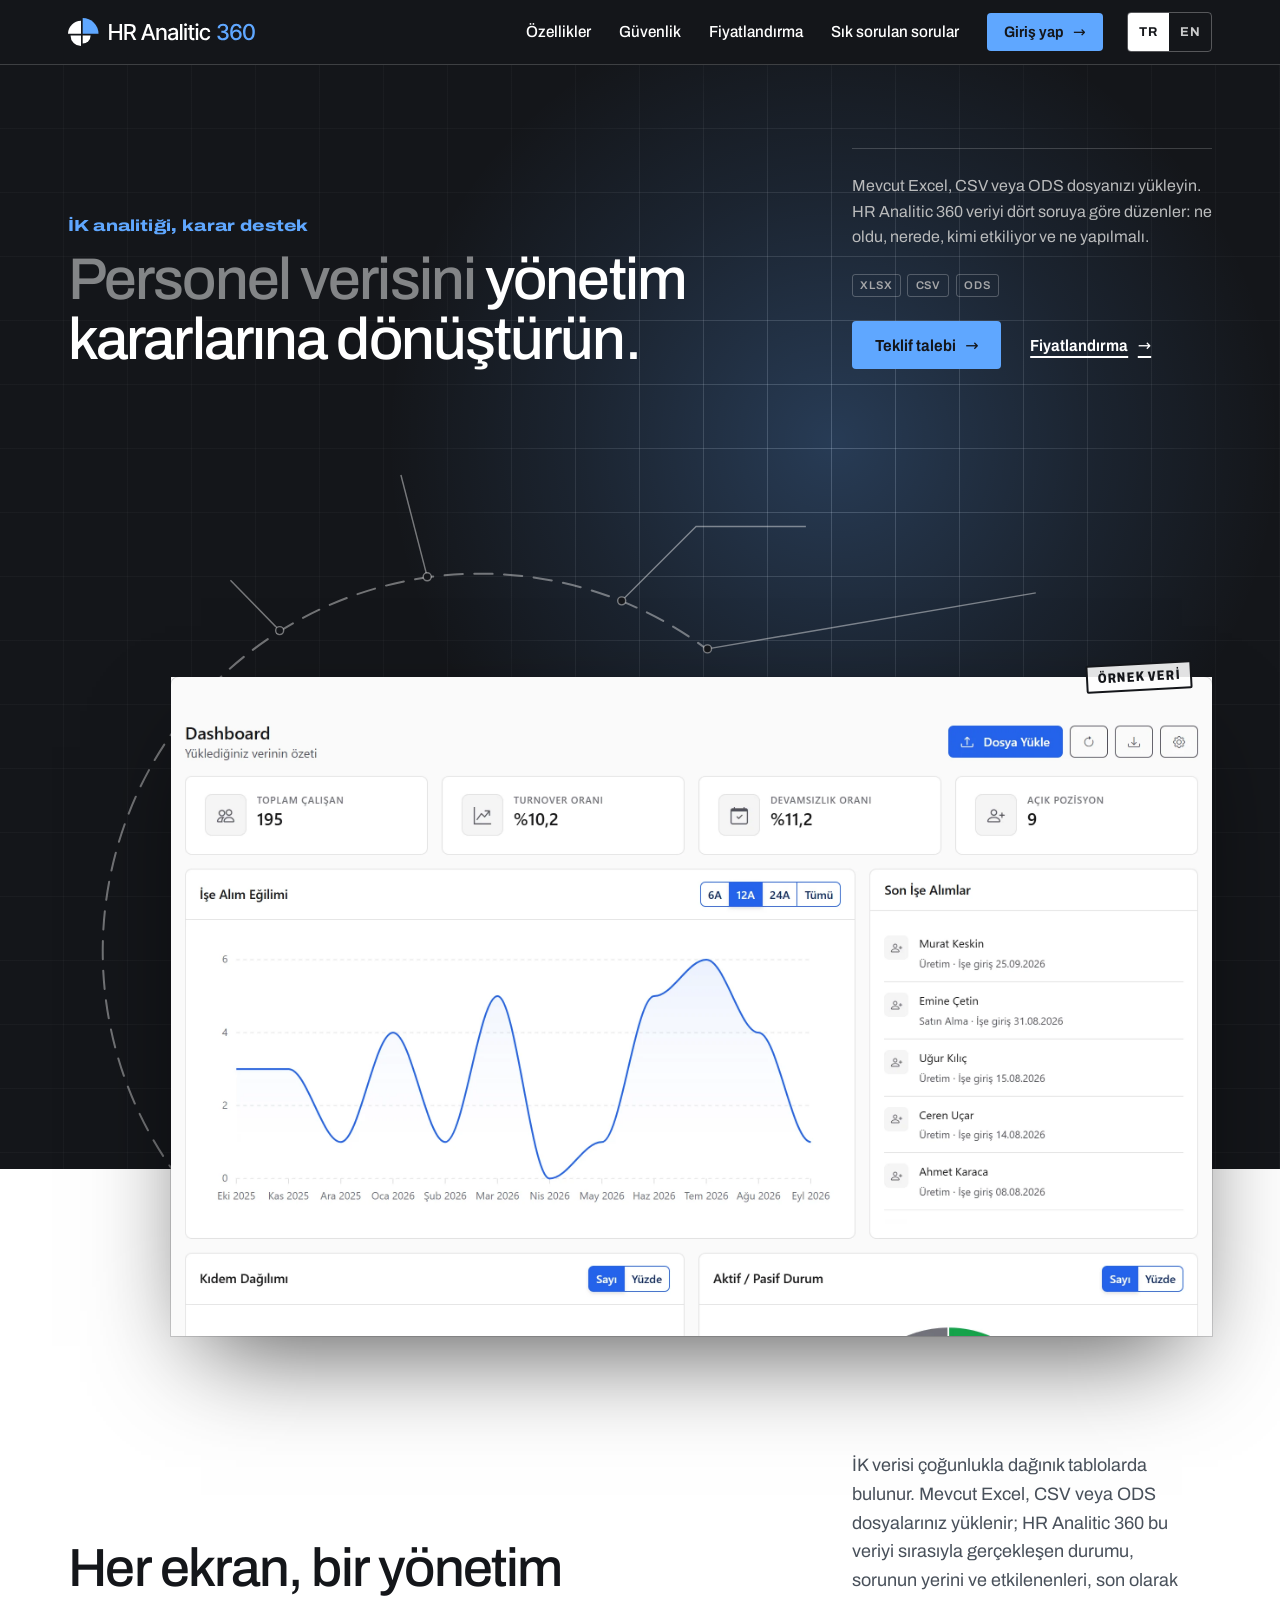
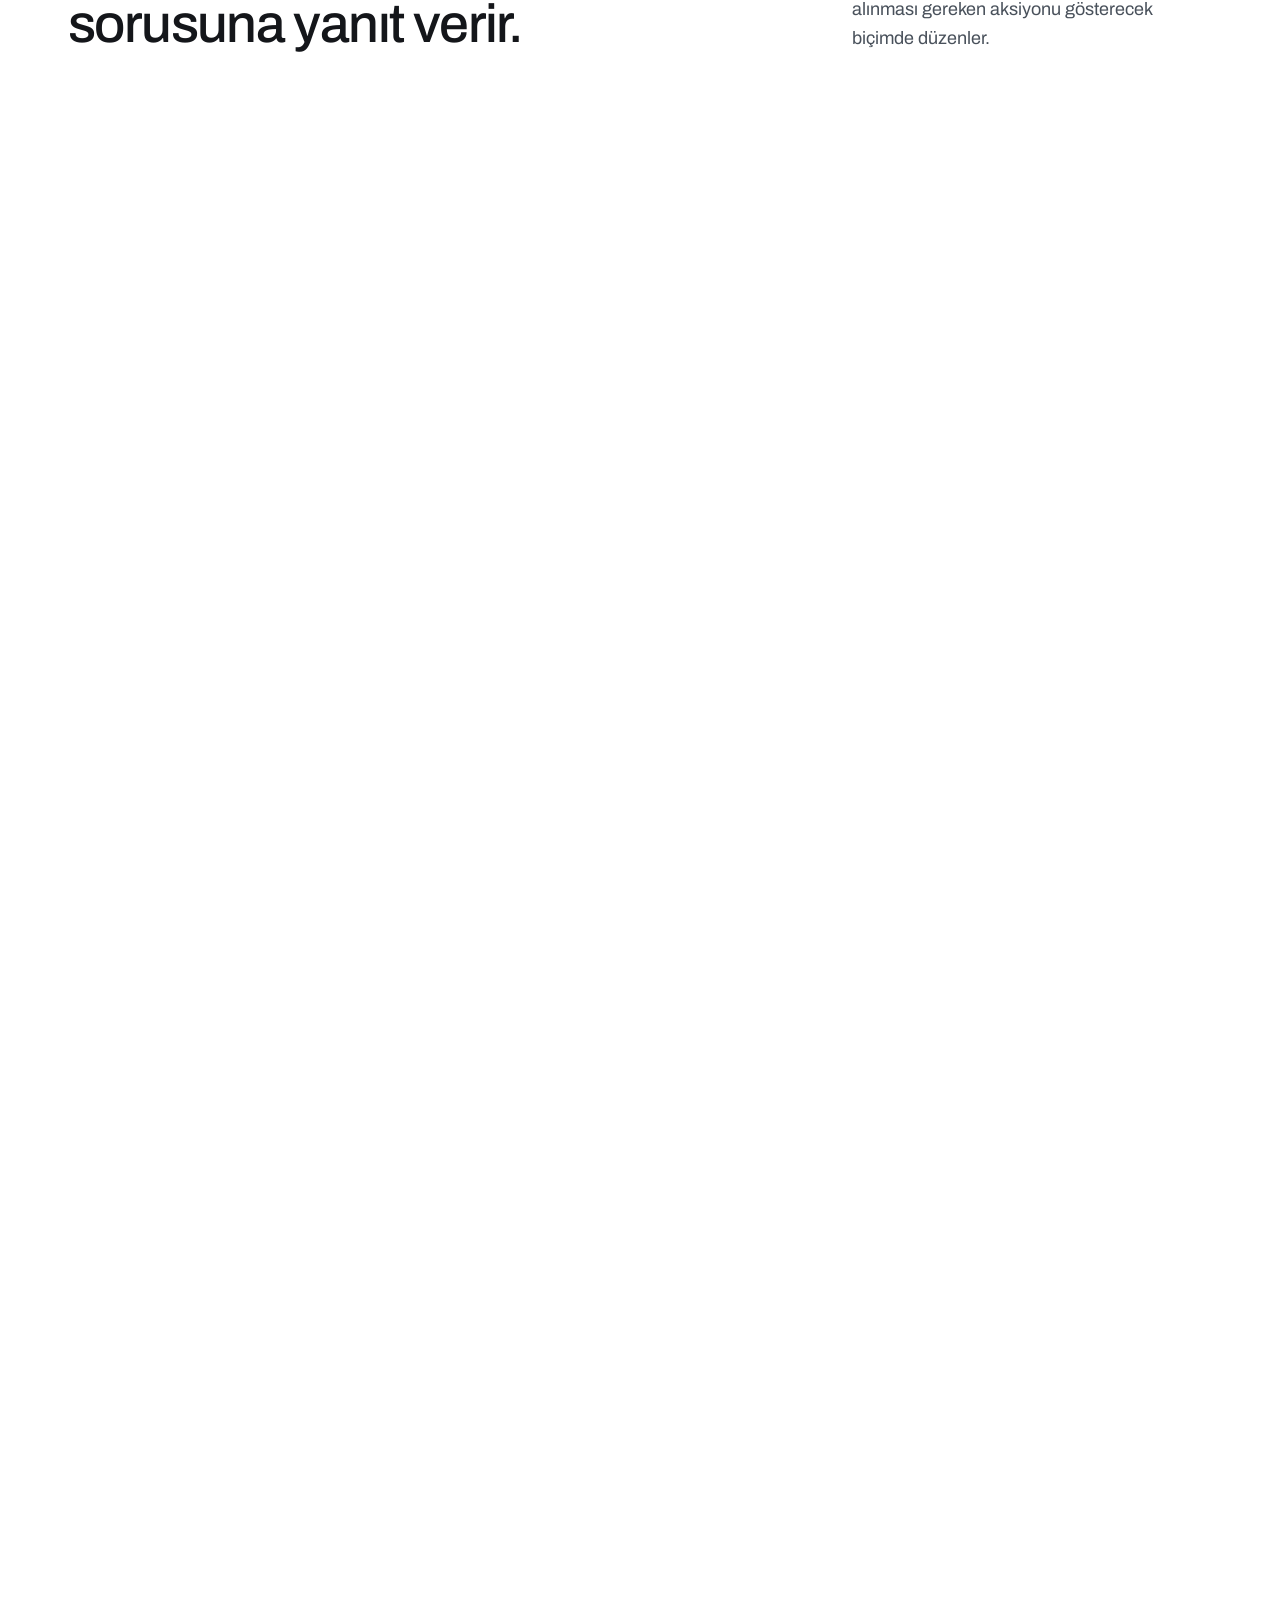
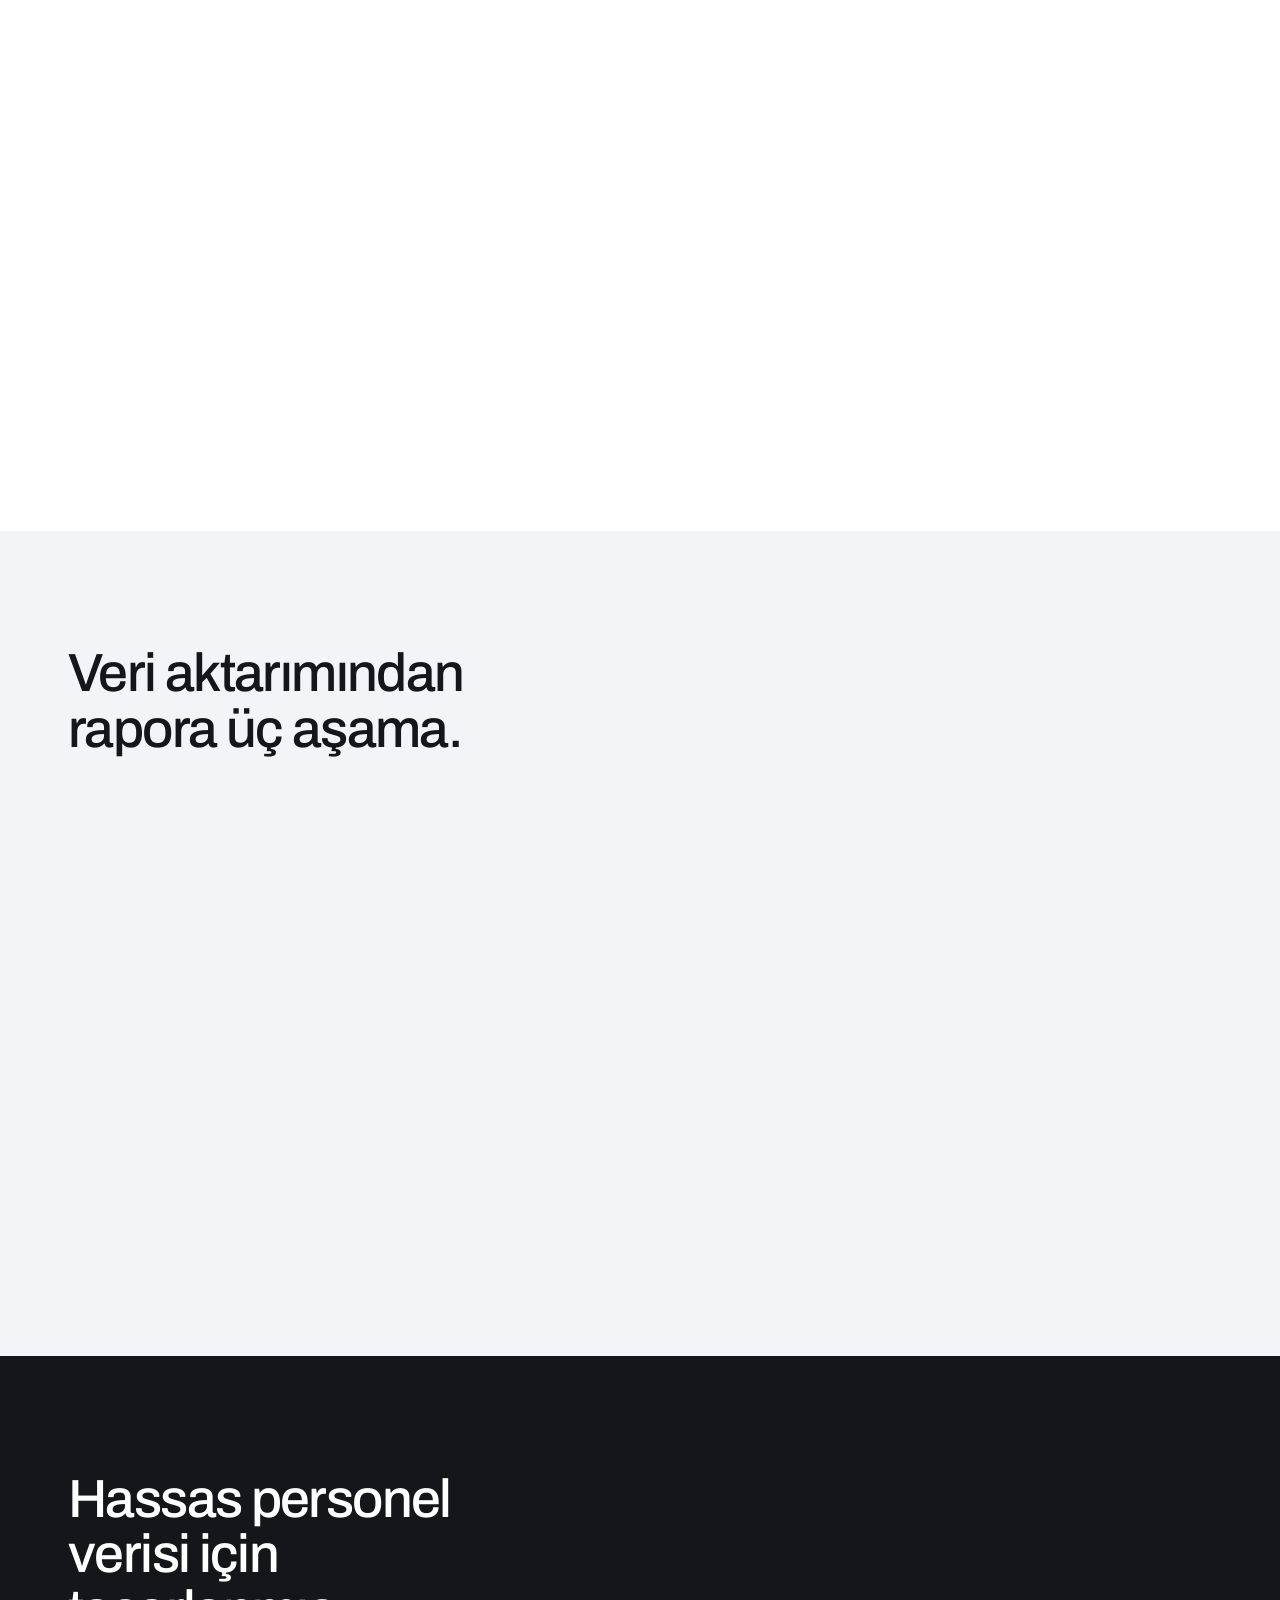
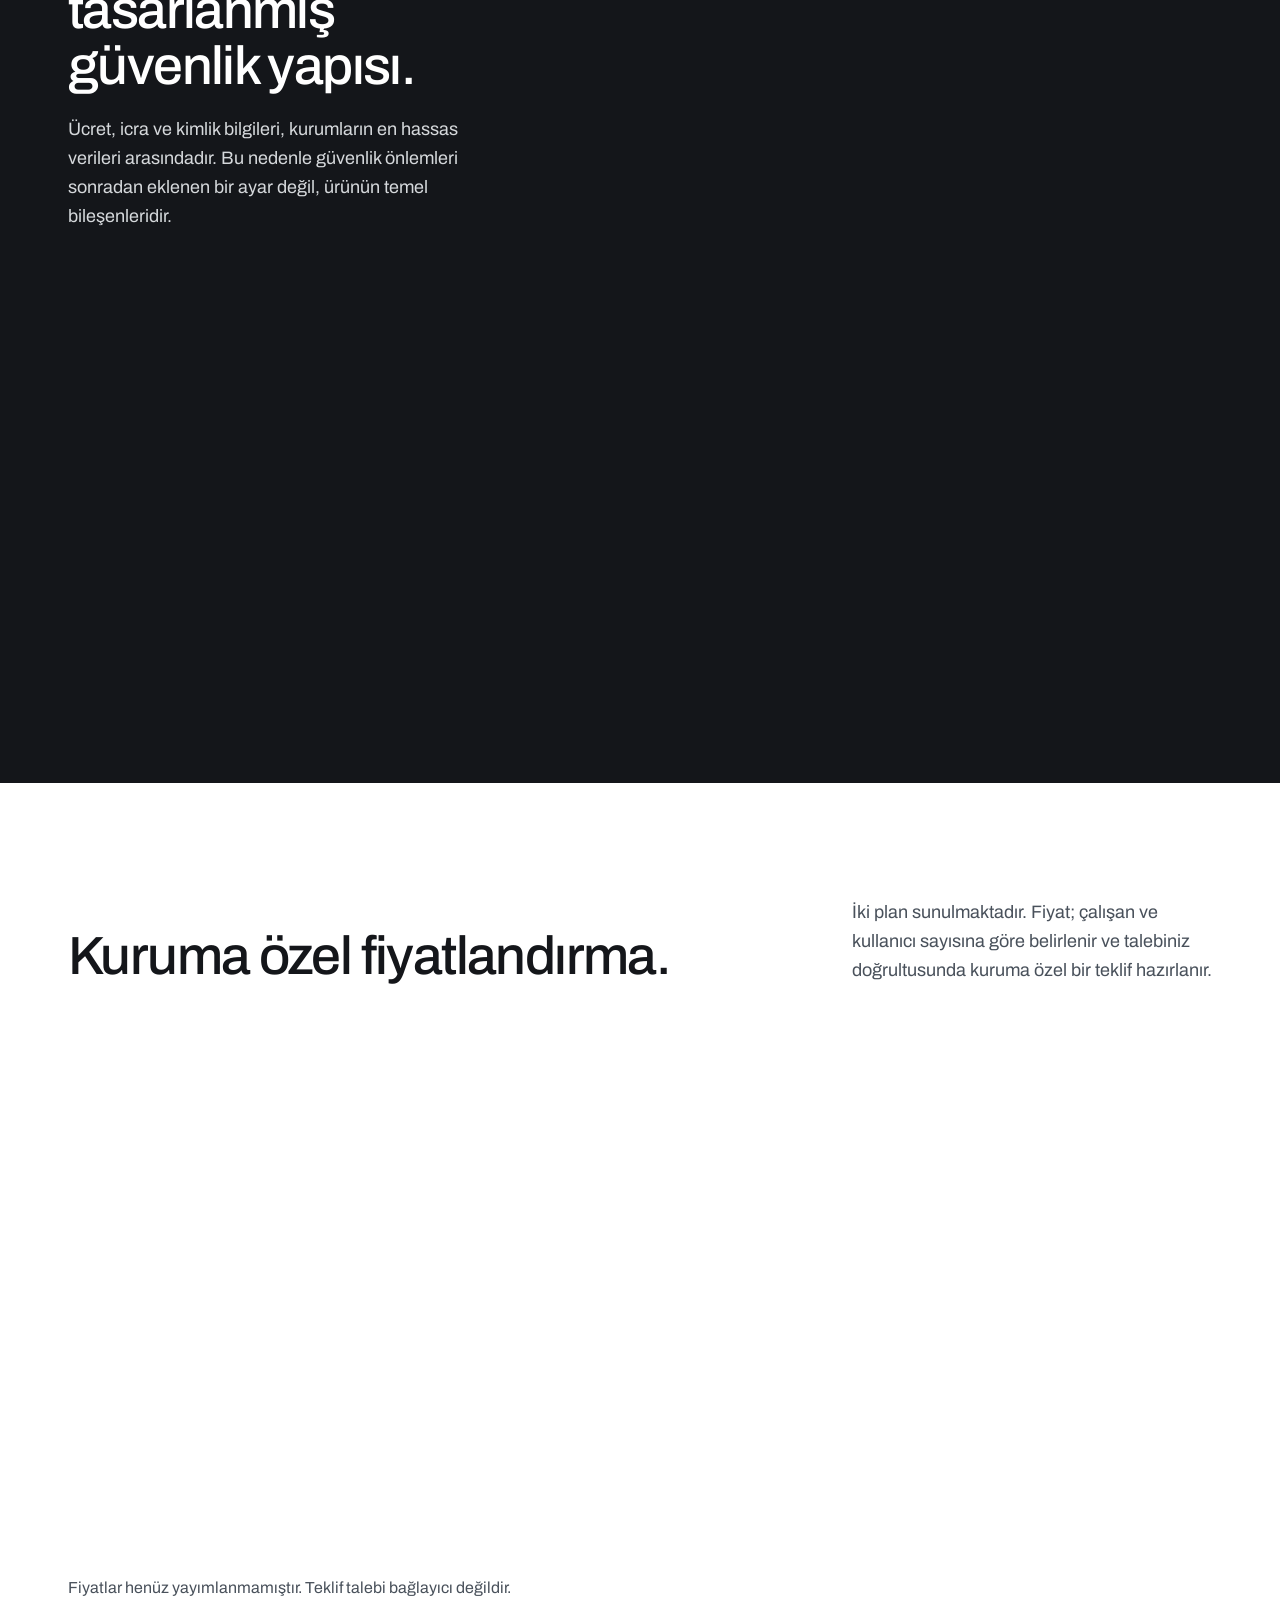
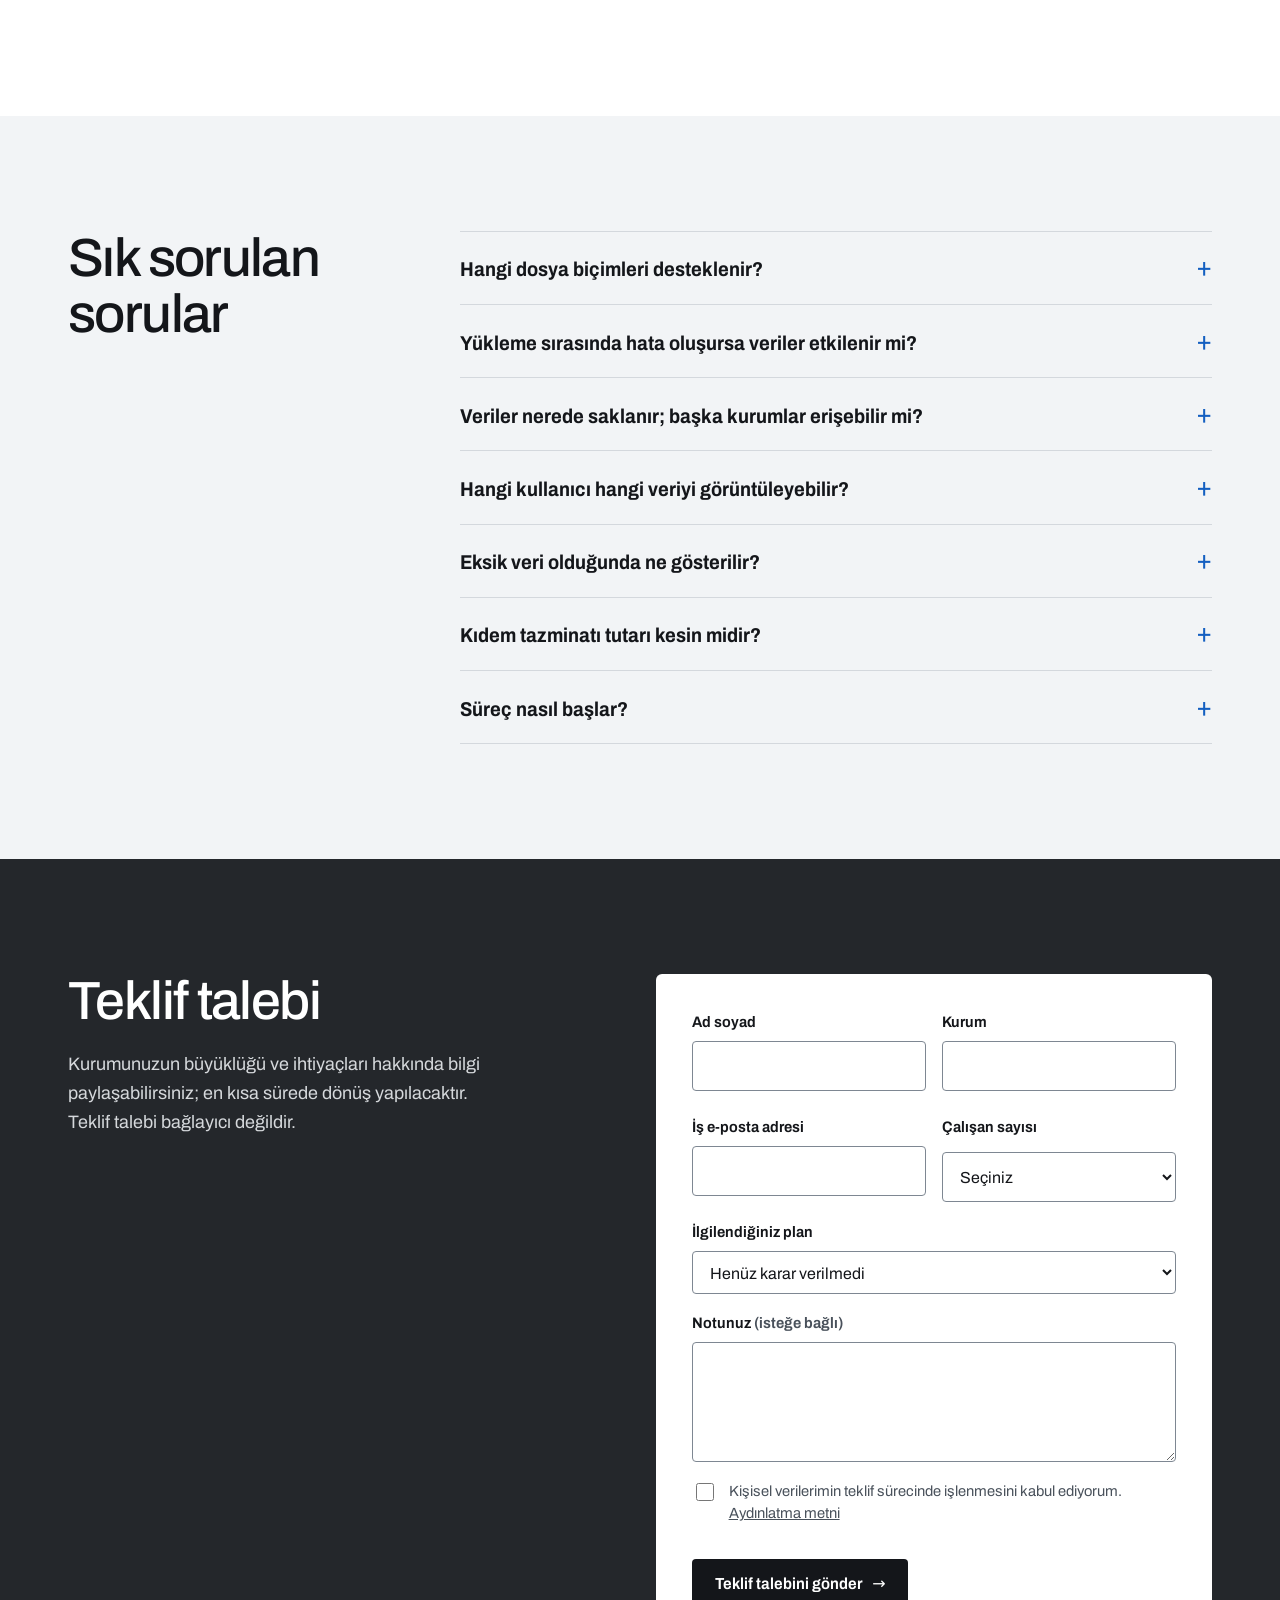
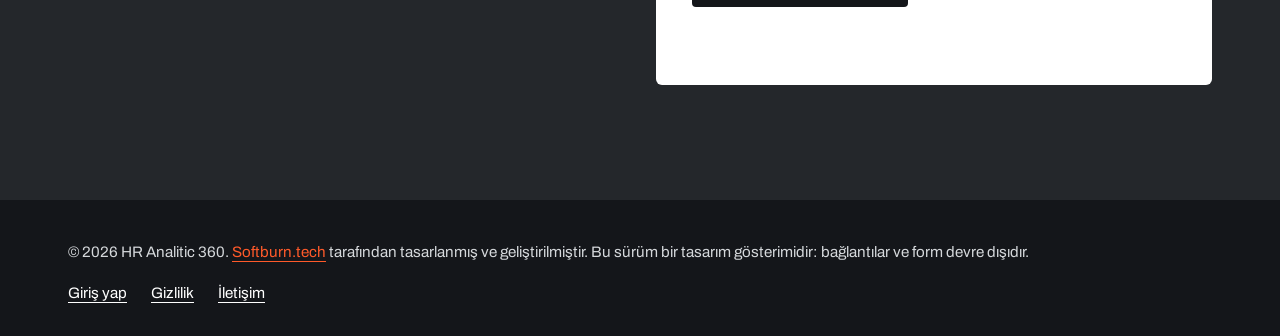
<file: index.html>
<!doctype html>
<html lang="tr">
<head>
<meta charset="utf-8">
<meta name="viewport" content="width=device-width, initial-scale=1">
<meta http-equiv="Content-Security-Policy" content="default-src 'none'; img-src 'self'; font-src 'self'; style-src 'self'; script-src 'self'; connect-src 'none'; form-action 'none'; base-uri 'self'; manifest-src 'self'">
<title>HR Analitic 360 · İK analitiği ve karar destek platformu · Tasarım gösterimi</title>
<meta name="description" content="Personel verisini yönetim kararlarına dönüştüren İK analitiği ve karar destek platformu. Rol bazlı yetkilendirme, denetim kaydı ve Avrupa Birliği'nde veri saklama.">
<meta name="theme-color" content="#14161a">
<meta name="robots" content="noindex">
<link rel="icon" href="favicon.svg" type="image/svg+xml">
<meta property="og:type" content="website">
<meta property="og:locale" content="tr_TR">
<meta property="og:locale:alternate" content="en_US">
<meta property="og:title" content="HR Analitic 360 · İK analitiği ve karar destek platformu">
<meta property="og:description" content="Ne oldu? Sorun nerede? Kimler etkileniyor? Hangi aksiyon? Personel verisi bu dört soruya yanıt veren göstergelere, uyarılara ve aksiyon kayıtlarına dönüşür.">
<meta name="twitter:card" content="summary_large_image">
<link rel="stylesheet" href="css/site.css?v=5">
<script src="js/erken.js"></script>
</head>
<body>
<a class="atla" href="#icerik">İçeriğe geç</a>

<header class="ust">
  <div class="kap">
    <a class="marka" href="#" aria-label="HR Analitic 360, sayfanın başı"><img src="img/logo.svg" width="322" height="48" alt=""></a>
    <button class="menu-dugme" type="button" aria-expanded="false" aria-controls="menu">Menü</button>
    <nav class="menu" id="menu" aria-label="Ana gezinme">
      <a href="#sorular">Özellikler</a>
      <a href="#guvenlik">Güvenlik</a>
      <a href="#fiyatlandirma">Fiyatlandırma</a>
      <a href="#sss">Sık sorulan sorular</a>
      <a class="dugme dugme--mavi" href="#">Giriş yap</a>
    </nav>
    <nav class="dil" aria-label="Dil seçimi">
      <a href="./" lang="tr" hreflang="tr" aria-current="true">TR</a>
      <a href="en/" lang="en" hreflang="en">EN</a>
    </nav>
  </div>
</header>

<main id="icerik">

  <section class="kahraman" aria-labelledby="h1">
    <div class="arka" aria-hidden="true"><span class="arka-izgara"></span><span class="arka-izgara-isik"></span><span class="arka-isik"></span></div>
    <div class="kap kahraman-izgara">
      <div class="kahraman-ust">
        <div class="kahraman-baslik">
          <p class="ust-etiket">İK analitiği, karar destek</p>
          <p class="slogan"><span>Personel verisini</span> yönetim kararlarına dönüştürün.</p>
        </div>
        <div class="kahraman-yan">
          <p>Mevcut Excel, CSV veya ODS dosyanızı yükleyin. HR Analitic 360 veriyi dört soruya göre düzenler: ne oldu, nerede, kimi etkiliyor ve ne yapılmalı.</p>
          <ul class="dosya-turleri" aria-label="Desteklenen dosya türleri"><li>XLSX</li><li>CSV</li><li>ODS</li></ul>
          <div class="dugmeler">
            <a class="dugme dugme--mavi" href="#iletisim">Teklif talebi</a>
            <a class="dugme dugme--duz" href="#fiyatlandirma">Fiyatlandırma</a>
          </div>
        </div>
      </div>
      <div class="sahne">
        <svg class="yorunge" viewBox="0 0 1000 739" aria-hidden="true" focusable="false">
          <path class="yorunge-halka" d="M195 715.8 A330 330 0 1 1 558.6 166.4"/>
          <path class="hat hat-1" d="M185 150 L142 106"/>
          <path class="hat hat-2" d="M314 103 L291 14"/>
          <path class="hat hat-3" d="M484 124 L549 59 H645"/>
          <path class="hat hat-4" d="M559 166 L846 117"/>
          <circle class="dugum dugum-1" cx="185" cy="150" r="3.5"/>
          <circle class="dugum dugum-2" cx="314" cy="103" r="3.5"/>
          <circle class="dugum dugum-3" cx="484" cy="124" r="3.5"/>
          <circle class="dugum dugum-4" cx="559" cy="166" r="3.5"/>
        </svg>
        <h1 id="h1">
          <a class="h1-satir soru-etiket soru-etiket--sol e1" href="#soru-1"><span class="nokta" aria-hidden="true"></span><span>Ne oldu?</span><span class="soru-alt" aria-hidden="true">Pano</span></a>
          <a class="h1-satir soru-etiket soru-etiket--sol e2" href="#soru-2"><span class="nokta" aria-hidden="true"></span><span>Sorun nerede?</span><span class="soru-alt" aria-hidden="true">Uyarılar</span></a>
          <a class="h1-satir soru-etiket e3" href="#soru-3"><span class="nokta" aria-hidden="true"></span><span>Kimler etkileniyor?</span><span class="soru-alt" aria-hidden="true">Uyarı listesi</span></a>
          <a class="h1-satir soru-etiket e4" href="#soru-4"><span class="nokta" aria-hidden="true"></span><span>Hangi aksiyon?</span><span class="soru-alt" aria-hidden="true">Aksiyon Merkezi</span></a>
        </h1>
        <figure class="kahraman-ekran">
          <div class="ekran">
            <span class="damga">Örnek veri</span>
            <picture><source media="(max-width: 700px)" srcset="img/dashboard-icerik.webp" width="2400" height="1520"><img src="img/dashboard.webp" width="2880" height="1800" alt="HR Analitic 360 ana pano: toplam çalışan 195, devir oranı yüzde 10,2, devamsızlık oranı yüzde 11,2, açık pozisyon 9; işe alım eğilimi grafiği ve son işe alımlar." fetchpriority="high"></picture>
          </div>
          <figcaption class="gizli">Ürünün gerçek ekranı, kurgusal bir şirkete ait örnek verilerle.</figcaption>
        </figure>
      </div>
    </div>
  </section>

  <section class="bolum" id="sorular" aria-labelledby="sorular-baslik">
    <div class="kap">
      <div class="giris-izgara">
        <h2 class="baslik" id="sorular-baslik">Her ekran, bir yönetim sorusuna yanıt verir.</h2>
        <p class="govde soluk">İK verisi çoğunlukla dağınık tablolarda bulunur. Mevcut Excel, CSV veya ODS dosyalarınız yüklenir; HR Analitic 360 bu veriyi sırasıyla gerçekleşen durumu, sorunun yerini ve etkilenenleri, son olarak alınması gereken aksiyonu gösterecek biçimde düzenler.</p>
      </div>

      <article id="soru-1" class="soru soru--tam belir">
        <div class="soru-baslik">
          <h3 class="baslik">Ne oldu?</h3>
          <p class="soru-ad">Pano</p>
        </div>
        <p class="govde">Toplam çalışan sayısı, devir hızı, devamsızlık oranı ve açık pozisyonlar tek ekranda izlenir. İşe alım eğilimi, kıdem dağılımı ve aktif–pasif çalışan oranı, yüklenen dosyadan hesaplanır.</p>
        <div class="ekran">
          <span class="damga">Örnek veri</span>
          <img src="img/dashboard-dagilim.webp" width="2400" height="800" alt="Kıdem dağılımı sütun grafiği ve aktif–pasif çalışan oranı halka grafiği." loading="lazy">
        </div>
      </article>

      <article id="soru-2" class="soru soru--sag belir">
        <div class="soru-baslik">
          <h3 class="baslik">Sorun nerede?</h3>
          <p class="soru-ad">Uyarılar</p>
        </div>
        <p class="govde">Deneme süresi bitişleri, sözleşme ve çalışma izni tarihleri, eğitim ve sertifika geçerlilikleri, yüksek izin bakiyesi ve yüksek devamsızlık kontrol edilir. Tanımlı eşiği aşan her durum ayrı bir sayaçta gösterilir.</p>
        <div class="ekran">
          <span class="damga">Örnek veri</span>
          <img src="img/uyarilar-kartlar.webp" width="2400" height="660" alt="Uyarı sayaçları: deneme süresi bitişi 30 gün içinde 1 yaklaşan; yüksek devamsızlık 2 eşiği aşan; yüksek izin bakiyesi 1 eşiği aşan." loading="lazy">
        </div>
      </article>

      <article id="soru-3" class="soru soru--tam belir">
        <div class="soru-baslik">
          <h3 class="baslik">Kimler etkileniyor?</h3>
          <p class="soru-ad">Uyarı listesi</p>
        </div>
        <p class="govde">Her uyarı; ilgili personel, departman, tarih ve kalan gün bilgisiyle listelenir. Böylece sorun, genel bir orandan çıkarılarak sorumluluk atanabilen somut bir kayda dönüşür.</p>
        <div class="ekran">
          <span class="damga">Örnek veri</span>
          <img src="img/uyarilar-liste.webp" width="2400" height="904" alt="Uyarı listesi: personel, departman, tarih ve kalan gün; her satırda Aksiyon oluştur düğmesi." loading="lazy">
        </div>
      </article>

      <article id="soru-4" class="soru soru--sol belir">
        <div class="soru-baslik">
          <h3 class="baslik">Hangi aksiyon?</h3>
          <p class="soru-ad">Aksiyon Merkezi</p>
        </div>
        <p class="govde">Uyarılardan aksiyon kaydı oluşturulur; sorumlu, termin ve durum atanır. Kayıtlar silinmez, kapanış notuyla tamamlanır; böylece her karar izlenebilir kalır.</p>
        <div class="ekran">
          <span class="damga">Örnek veri</span>
          <img src="img/aksiyonlar-icerik.webp" width="2400" height="1120" alt="Aksiyon Merkezi: sorumlusu ve termini belirlenmiş aksiyonlar; Başla, Kapat ve Düzenle düğmeleri." loading="lazy">
        </div>
      </article>

      <div class="digerler">
        <article class="diger belir">
          <div class="ekran">
            <span class="damga">Örnek veri</span>
            <img src="img/ise-alim-dar.webp" width="1640" height="1320" alt="İşe Alım ekranı: açık pozisyonlar, departman, lokasyon, talep tarihi, kişi sayısı ve durum." loading="lazy">
          </div>
          <h3 class="baslik">İşe alım</h3>
          <p class="govde">Açık pozisyonlar, talep tarihleri ve durumları ile kaynaklara göre aday dönüşüm oranları izlenir.</p>
        </article>
        <article class="diger belir">
          <div class="ekran">
            <span class="damga">Örnek veri</span>
            <img src="img/butce-dar.webp" width="1640" height="1600" alt="Ücret ve Bütçe ekranı: kapsanan personel, toplam brüt ücret, toplam işveren maliyeti ve ortalama brüt ücret; departman kırılımı." loading="lazy">
          </div>
          <h3 class="baslik">Ücret ve bütçe</h3>
          <p class="govde">Toplam brüt ücret, işveren maliyeti ve departman kırılımı raporlanır. Kıdem tazminatı yükümlülüğü, kullanıcı tarafından girilen tavana göre hesaplanır; sistem bu değeri kendiliğinden varsaymaz. Erişim yalnızca yetkili rollere açıktır.</p>
        </article>
      </div>
      <p class="liste-satir liste-satir--alt belir">İzin ve devamsızlık, performans, oryantasyon, eğitim ve icra takibi modülleri de aynı veri kümesini kullanır.</p>
    </div>
  </section>

  <section class="bolum bolum--yuzey" aria-labelledby="adimlar-baslik">
    <div class="kap">
      <div class="giris-izgara">
        <h2 class="baslik" id="adimlar-baslik">Veri aktarımından rapora üç aşama.</h2>
      </div>
      <ol class="adimlar">
        <li class="adim belir"><h3>Yükleme</h3><p>Excel, CSV veya ODS biçimindeki personel dosyası yüklenir. Sütun adlarının ürün şablonuyla birebir aynı olması gerekmez.</p></li>
        <li class="adim belir"><h3>Eşleştirme</h3><p>Tanınmayan sütunlar bir kez eşleştirilir. Eşleştirme kaydedilir ve sonraki yüklemelerde otomatik olarak uygulanır.</p></li>
        <li class="adim belir"><h3>Raporlama</h3><p>Göstergeler, uyarılar ve aksiyon listesi oluşur. Eksik veri tahmin edilmez; ilgili alanda “Veri yetersiz” ifadesi görüntülenir.</p></li>
      </ol>
      <p class="soz belir"><strong>Veri bütünlüğü.</strong> Okunamayan hiçbir değer sessizce atılmaz; tümü yükleme raporunda listelenir. Kayıt tek işlemde yapılır; bir hata oluşursa mevcut veri değişmeden kalır.</p>
    </div>
  </section>

  <section class="bolum bolum--koyu" id="guvenlik" aria-labelledby="guvenlik-baslik">
    <div class="kap guvenlik-izgara">
      <div class="metin">
        <h2 class="baslik" id="guvenlik-baslik">Hassas personel verisi için tasarlanmış güvenlik yapısı.</h2>
        <p>Ücret, icra ve kimlik bilgileri, kurumların en hassas verileri arasındadır. Bu nedenle güvenlik önlemleri sonradan eklenen bir ayar değil, ürünün temel bileşenleridir.</p>
      </div>
      <dl class="ozellikler">
        <div class="ozellik belir"><dt>İki aşamalı doğrulama</dt><dd>Kurumsal planda zorunludur; oturum açma işlemi yalnızca parola ile tamamlanamaz.</dd></div>
        <div class="ozellik belir"><dt>Rol bazlı yetkilendirme</dt><dd>Sahip, İK Uzmanı, Bordro, Eğitim ve Özet rolleri tanımlıdır. Ücret ve icra bilgileri yalnızca yetkili rollere gösterilir.</dd></div>
        <div class="ozellik belir"><dt>Denetim kaydı</dt><dd>Hangi kullanıcının hangi veriyi ne zaman görüntülediği veya değiştirdiği kaydedilir. Kayıt yazılamıyorsa veri erişimi sağlanmaz.</dd></div>
        <div class="ozellik belir"><dt>Hassas alanların şifrelenmesi</dt><dd>TC kimlik numarası, telefon, e-posta, özel durum ve çıkış nedeni alanları AES-256 ile şifrelenerek saklanır.</dd></div>
        <div class="ozellik belir"><dt>Kurumlar arası yalıtım</dt><dd>Veritabanı, satır düzeyinde erişim denetimi uygular; her kurum yalnızca kendi verisine erişebilir.</dd></div>
        <div class="ozellik belir"><dt>Oturum yönetimi</dt><dd>Etkin olmayan oturumlar otomatik olarak kapatılır (Kurumsal planda 30 dakika). Açık oturumlar kullanıcı tarafından görüntülenebilir ve sonlandırılabilir.</dd></div>
        <div class="ozellik belir"><dt>Veri konumu</dt><dd>Veriler Avrupa Birliği sınırları içinde, İrlanda’daki bir veri merkezinde saklanır.</dd></div>
      </dl>
    </div>
  </section>

  <section class="bolum" id="fiyatlandirma" aria-labelledby="fiyat-baslik">
    <div class="kap">
      <div class="giris-izgara">
        <h2 class="baslik" id="fiyat-baslik">Kuruma özel fiyatlandırma.</h2>
        <p class="govde soluk">İki plan sunulmaktadır. Fiyat; çalışan ve kullanıcı sayısına göre belirlenir ve talebiniz doğrultusunda kuruma özel bir teklif hazırlanır.</p>
      </div>
      <div class="planlar">
        <article class="plan plan--solo belir">
          <h3>Solo</h3>
          <p class="plan-not">Tek İK uzmanı ve küçük ekipler için.</p>
          <ul class="plan-liste">
            <li>Tüm analiz ekranları ve erken uyarılar</li>
            <li>Excel, CSV ve ODS ile veri yükleme; sütun eşleştirmelerinin hatırlanması</li>
            <li>Aksiyon Merkezi</li>
            <li>Rol ayrımı gerektirmeyen küçük ekipler için basit kurulum</li>
          </ul>
          <a class="dugme dugme--cizgi" href="#iletisim" data-plan="Solo">Solo için teklif talebi</a>
        </article>
        <article class="plan plan--kurumsal belir">
          <h3>Kurumsal</h3>
          <p class="plan-not">Yetkilendirme ve denetim gerektiren kurumlar için.</p>
          <ul class="plan-liste">
            <li>Solo plandaki tüm özellikler</li>
            <li>Zorunlu iki aşamalı doğrulama</li>
            <li>Rol bazlı erişim; ücret ve icra verilerinin yalnızca yetkili rollere açılması</li>
            <li>Denetim kaydının görüntülenmesi ve saklanması</li>
            <li>Kısa oturum süresi: 30 dakika işlem yapılmazsa oturum kapanır</li>
          </ul>
          <p class="plan-ayrim">Hassas verilerle çalışan İK, bordro ve yönetim ekipleri için önerilir.</p>
          <a class="dugme dugme--mavi" href="#iletisim" data-plan="Kurumsal">Kurumsal için teklif talebi</a>
        </article>
      </div>
      <p class="fiyat-not">Fiyatlar henüz yayımlanmamıştır. Teklif talebi bağlayıcı değildir.</p>
    </div>
  </section>

  <section class="bolum bolum--yuzey bolum--sss" id="sss" aria-labelledby="sss-baslik">
    <div class="kap">
      <div class="giris-izgara">
        <h2 class="baslik" id="sss-baslik">Sık sorulan sorular</h2>
      </div>
      <div class="sss">
        <details><summary>Hangi dosya biçimleri desteklenir?</summary><div><p>Excel (.xlsx, .xls), CSV ve ODS biçimleri desteklenir. Sütun adları ürün şablonundan farklı olabilir; tanınmayan sütunlar eşleştirme ekranında bir kez bağlanır ve sonraki yüklemelerde hatırlanır.</p></div></details>
        <details><summary>Yükleme sırasında hata oluşursa veriler etkilenir mi?</summary><div><p>Hayır. Kayıt tek işlemde yapılır; hata oluşursa kurumunuzun mevcut verisi değişmeden kalır. Okunamayan veya hatalı değerler sessizce atılmaz, yükleme raporunda listelenir.</p></div></details>
        <details><summary>Veriler nerede saklanır; başka kurumlar erişebilir mi?</summary><div><p>Veriler Avrupa Birliği’nde, İrlanda’daki bir veri merkezinde saklanır. Veritabanı satır düzeyinde erişim denetimi uygular; her kurum yalnızca kendi kayıtlarına erişebilir.</p></div></details>
        <details><summary>Hangi kullanıcı hangi veriyi görüntüleyebilir?</summary><div><p>Sahip, İK Uzmanı, Bordro, Eğitim ve Özet olmak üzere beş rol tanımlıdır. Ücret ve icra gibi hassas veriler yalnızca yetkili rollere gösterilir. Her görüntüleme ve değişiklik denetim kaydına işlenir.</p></div></details>
        <details><summary>Eksik veri olduğunda ne gösterilir?</summary><div><p>“Veri yetersiz” ifadesi gösterilir. Eksik değerler tahmin edilmez ve sıfır olarak hesaplanmaz; dışarıda kalan kayıtlar ekranda belirtilir.</p></div></details>
        <details><summary>Kıdem tazminatı tutarı kesin midir?</summary><div><p>Hayır. Ücret ve Bütçe ekranındaki kıdem tazminatı yükümlülüğü, kullanıcı tarafından girilen tavana göre hesaplanan potansiyel bir üst sınırdır; gerçek ödeme, ayrılma nedenine bağlıdır. Kesin hesaplama için mali müşavirinize danışılmalıdır.</p></div></details>
        <details><summary>Süreç nasıl başlar?</summary><div><p>Aşağıdaki teklif talebi formu doldurulur ve tarafınıza dönüş yapılır. Mevcut hesabı olan kullanıcılar, sağ üstteki “Giriş yap” bağlantısını kullanabilir.</p></div></details>
      </div>
    </div>
  </section>

  <section class="bolum bolum--iletisim" id="iletisim" aria-labelledby="iletisim-baslik">
    <div class="kap iletisim-izgara">
      <div class="metin">
        <h2 class="baslik" id="iletisim-baslik">Teklif talebi</h2>
        <p>Kurumunuzun büyüklüğü ve ihtiyaçları hakkında bilgi paylaşabilirsiniz; en kısa sürede dönüş yapılacaktır. Teklif talebi bağlayıcı değildir.</p>
      </div>
      <form class="form" id="form" action="#" method="POST" novalidate>
        <div class="alan"><label for="ad">Ad soyad</label><input id="ad" name="Ad soyad" autocomplete="name" required><span class="hata" id="ad-hata" role="alert"></span></div>
        <div class="alan"><label for="sirket">Kurum</label><input id="sirket" name="Kurum" autocomplete="organization" required><span class="hata" id="sirket-hata" role="alert"></span></div>
        <div class="alan"><label for="eposta">İş e-posta adresi</label><input id="eposta" name="E-posta" type="email" autocomplete="email" required><span class="hata" id="eposta-hata" role="alert"></span></div>
        <div class="alan"><label for="sayi">Çalışan sayısı</label>
          <select id="sayi" name="Çalışan sayısı"><option value="">Seçiniz</option><option>1–50</option><option>51–200</option><option>201–500</option><option>500’den fazla</option></select></div>
        <div class="alan alan--tam"><label for="plan">İlgilendiğiniz plan</label>
          <select id="plan" name="Plan"><option>Henüz karar verilmedi</option><option>Solo</option><option>Kurumsal</option></select></div>
        <div class="alan alan--tam"><label for="mesaj">Notunuz <span class="soluk">(isteğe bağlı)</span></label><textarea id="mesaj" name="Not" maxlength="1500"></textarea></div>
        <div class="sahte" aria-hidden="true"><label>Bu alanı boş bırakınız <input name="_honey" tabindex="-1" autocomplete="off"></label></div>
        <label class="onay"><input type="checkbox" id="onay" required><span>Kişisel verilerimin teklif sürecinde işlenmesini kabul ediyorum. <a href="#">Aydınlatma metni</a></span></label>
        <span class="hata hata--tam" id="onay-hata" role="alert"></span>
        <button class="dugme dugme--koyu" type="submit" id="gonder">Teklif talebini gönder</button>
        <p class="form-durum" id="form-durum" role="status" aria-live="polite"></p>
      </form>
    </div>
  </section>
</main>

<footer class="alt">
  <div class="kap">
    <p>© 2026 HR Analitic 360. <a class="imza" href="https://softburn.tech" rel="noopener">Softburn.tech</a> tarafından tasarlanmış ve geliştirilmiştir. Bu sürüm bir tasarım gösterimidir: bağlantılar ve form devre dışıdır.</p>
    <ul>
      <li><a href="#">Giriş yap</a></li>
      <li><a href="#">Gizlilik</a></li>
      <li><a href="#iletisim">İletişim</a></li>
    </ul>
  </div>
</footer>

<script src="js/site.js"></script>
</body>
</html>
</file>
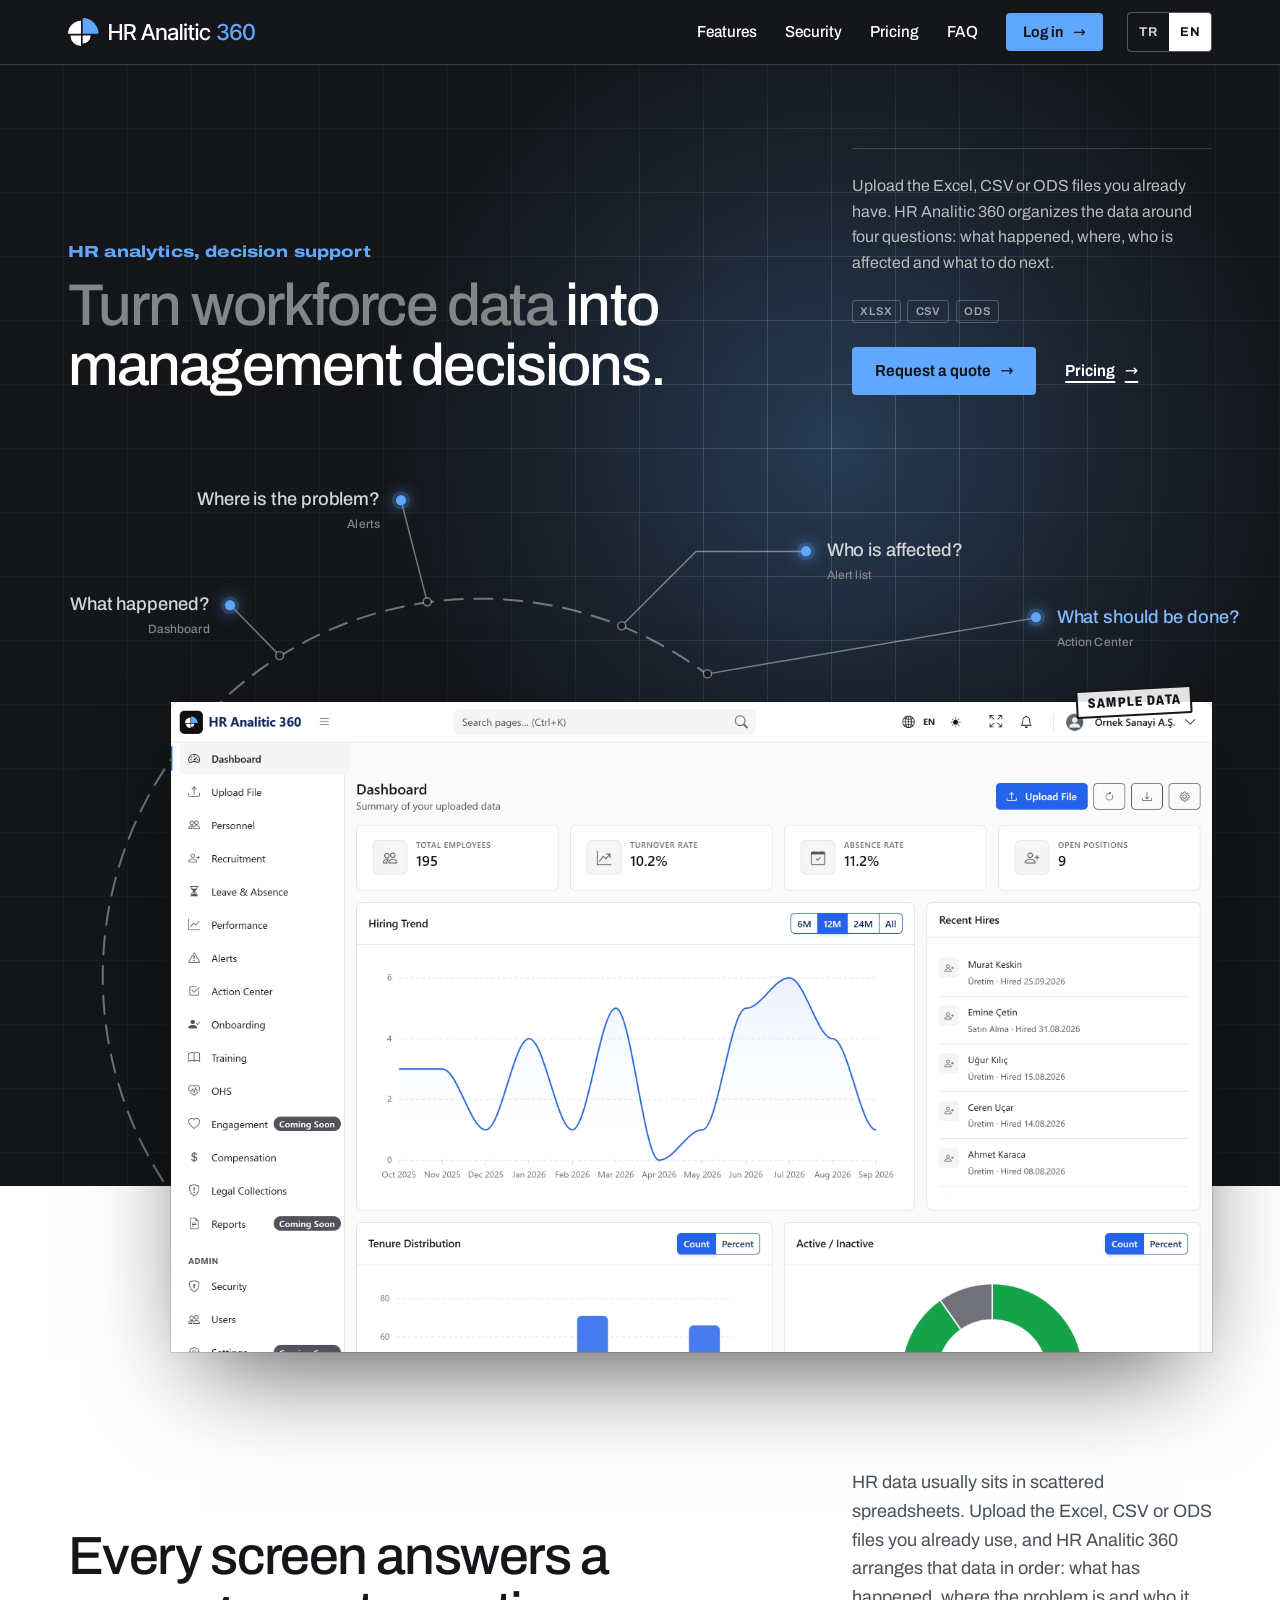
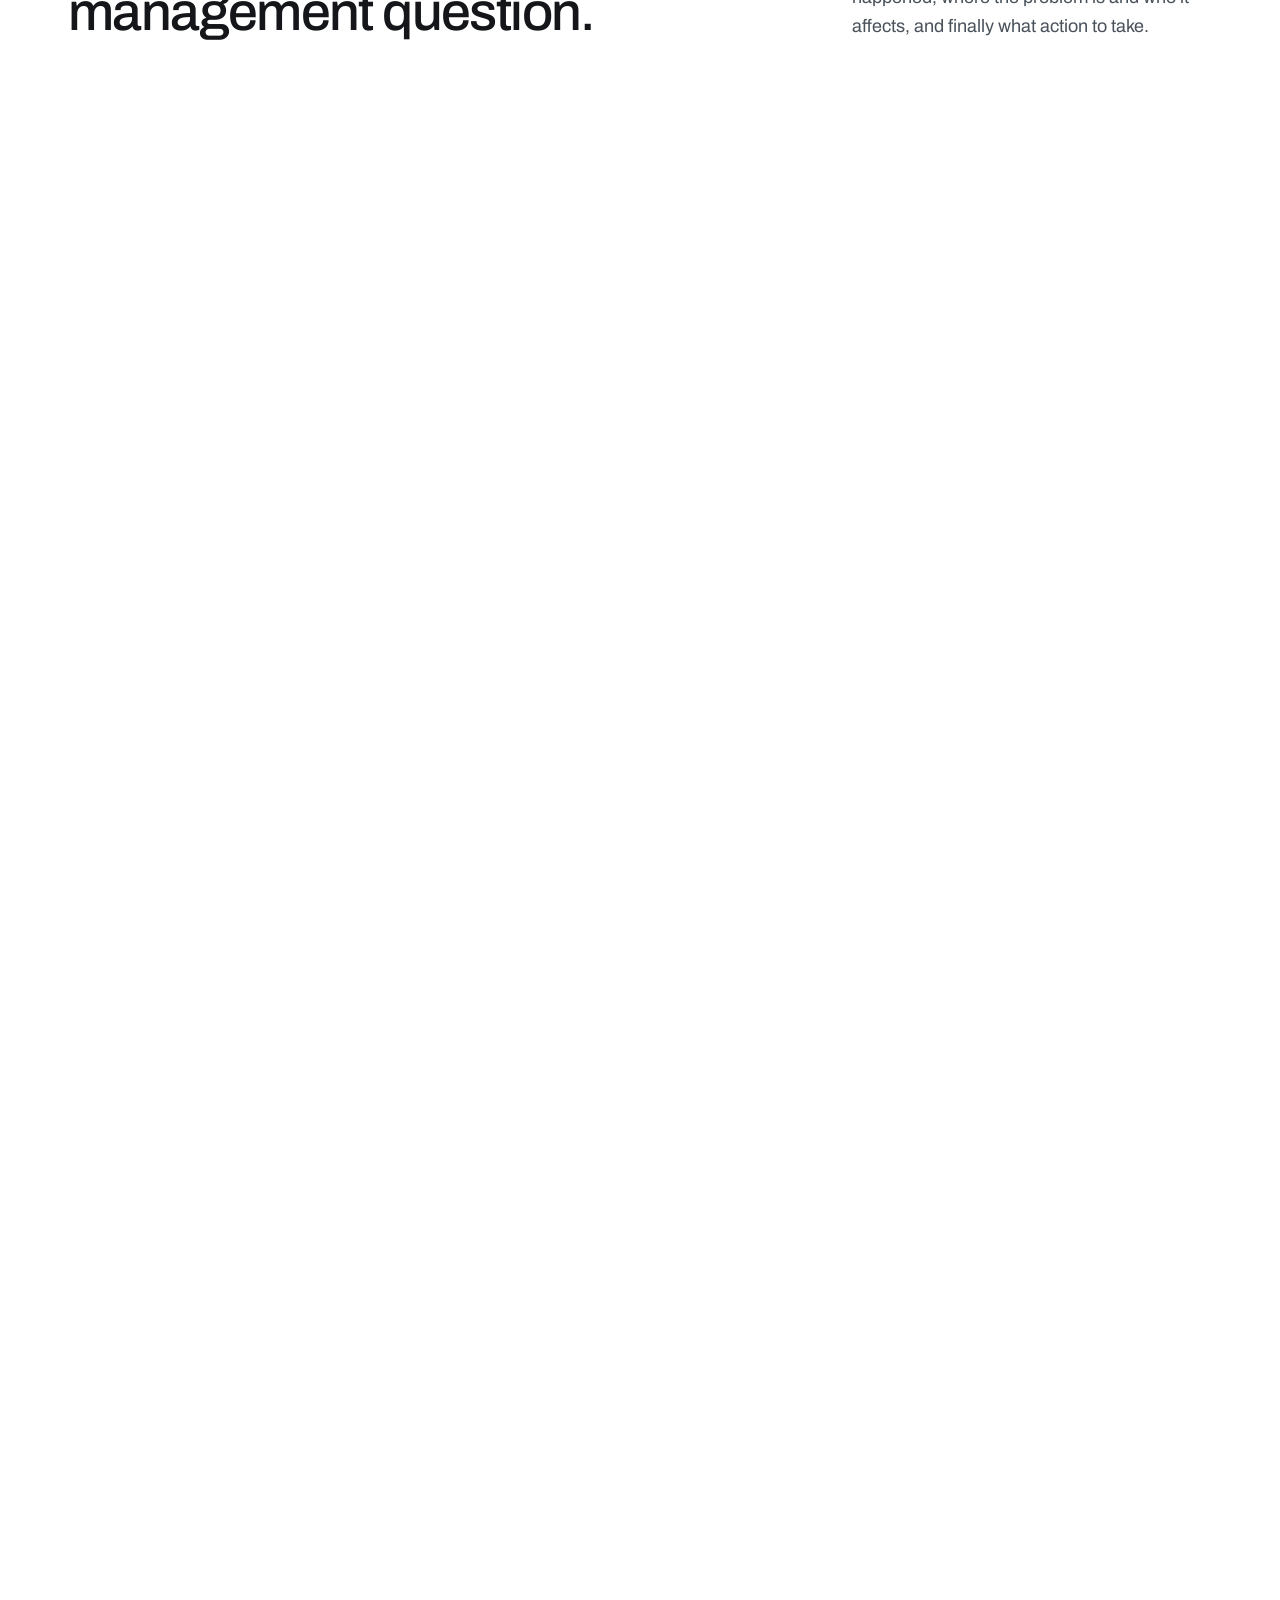
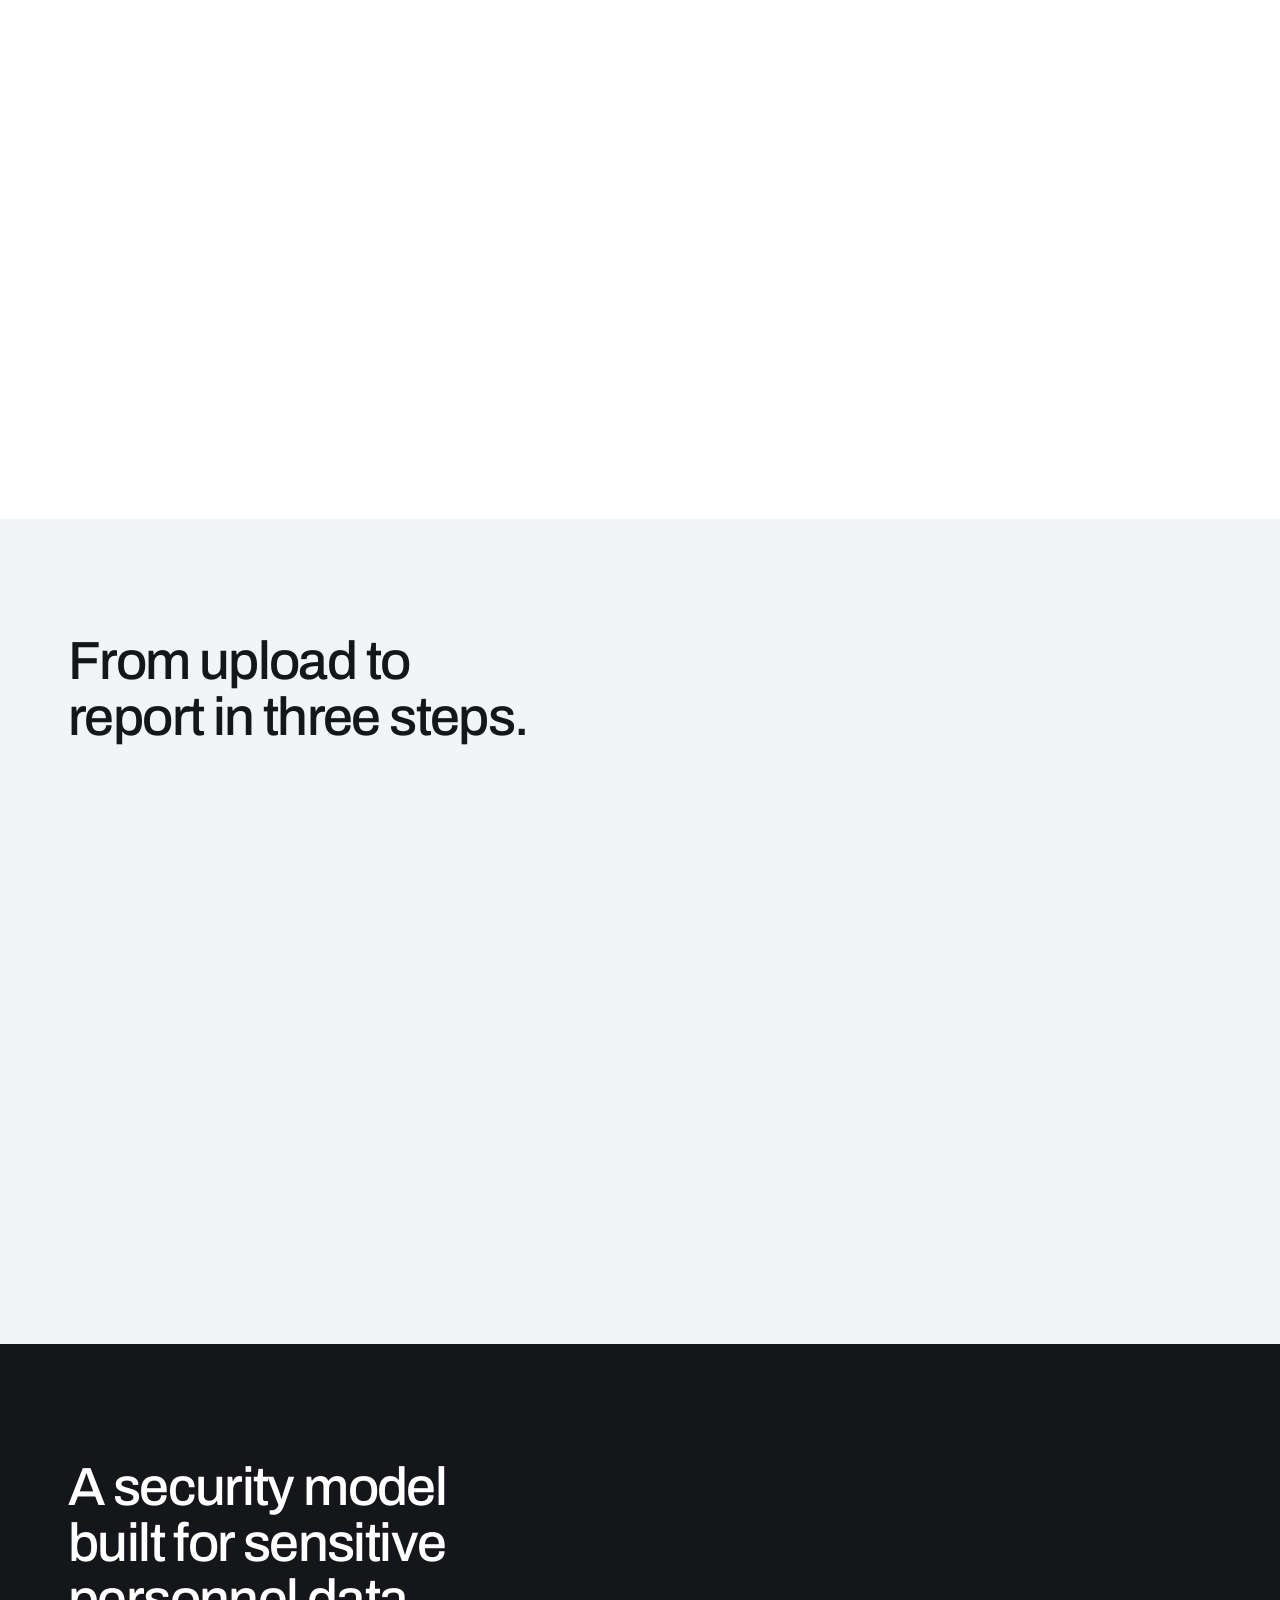
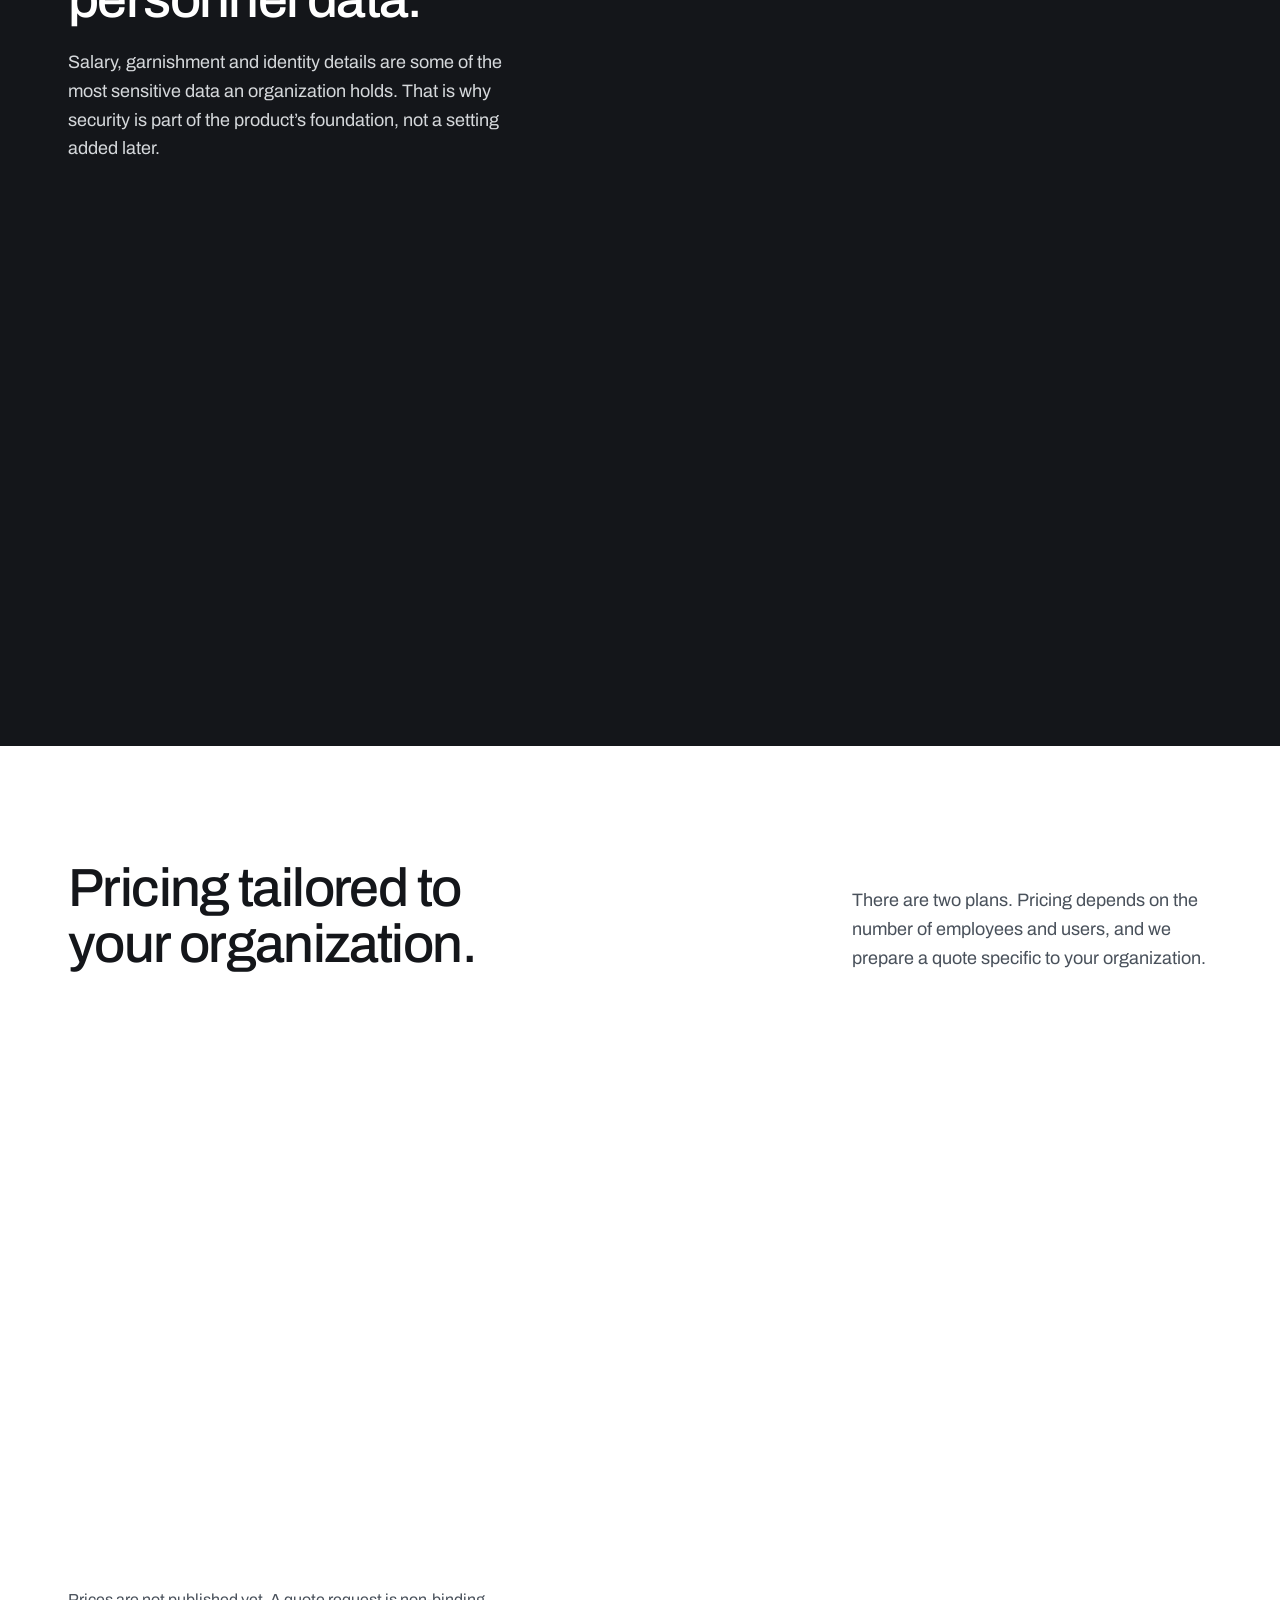
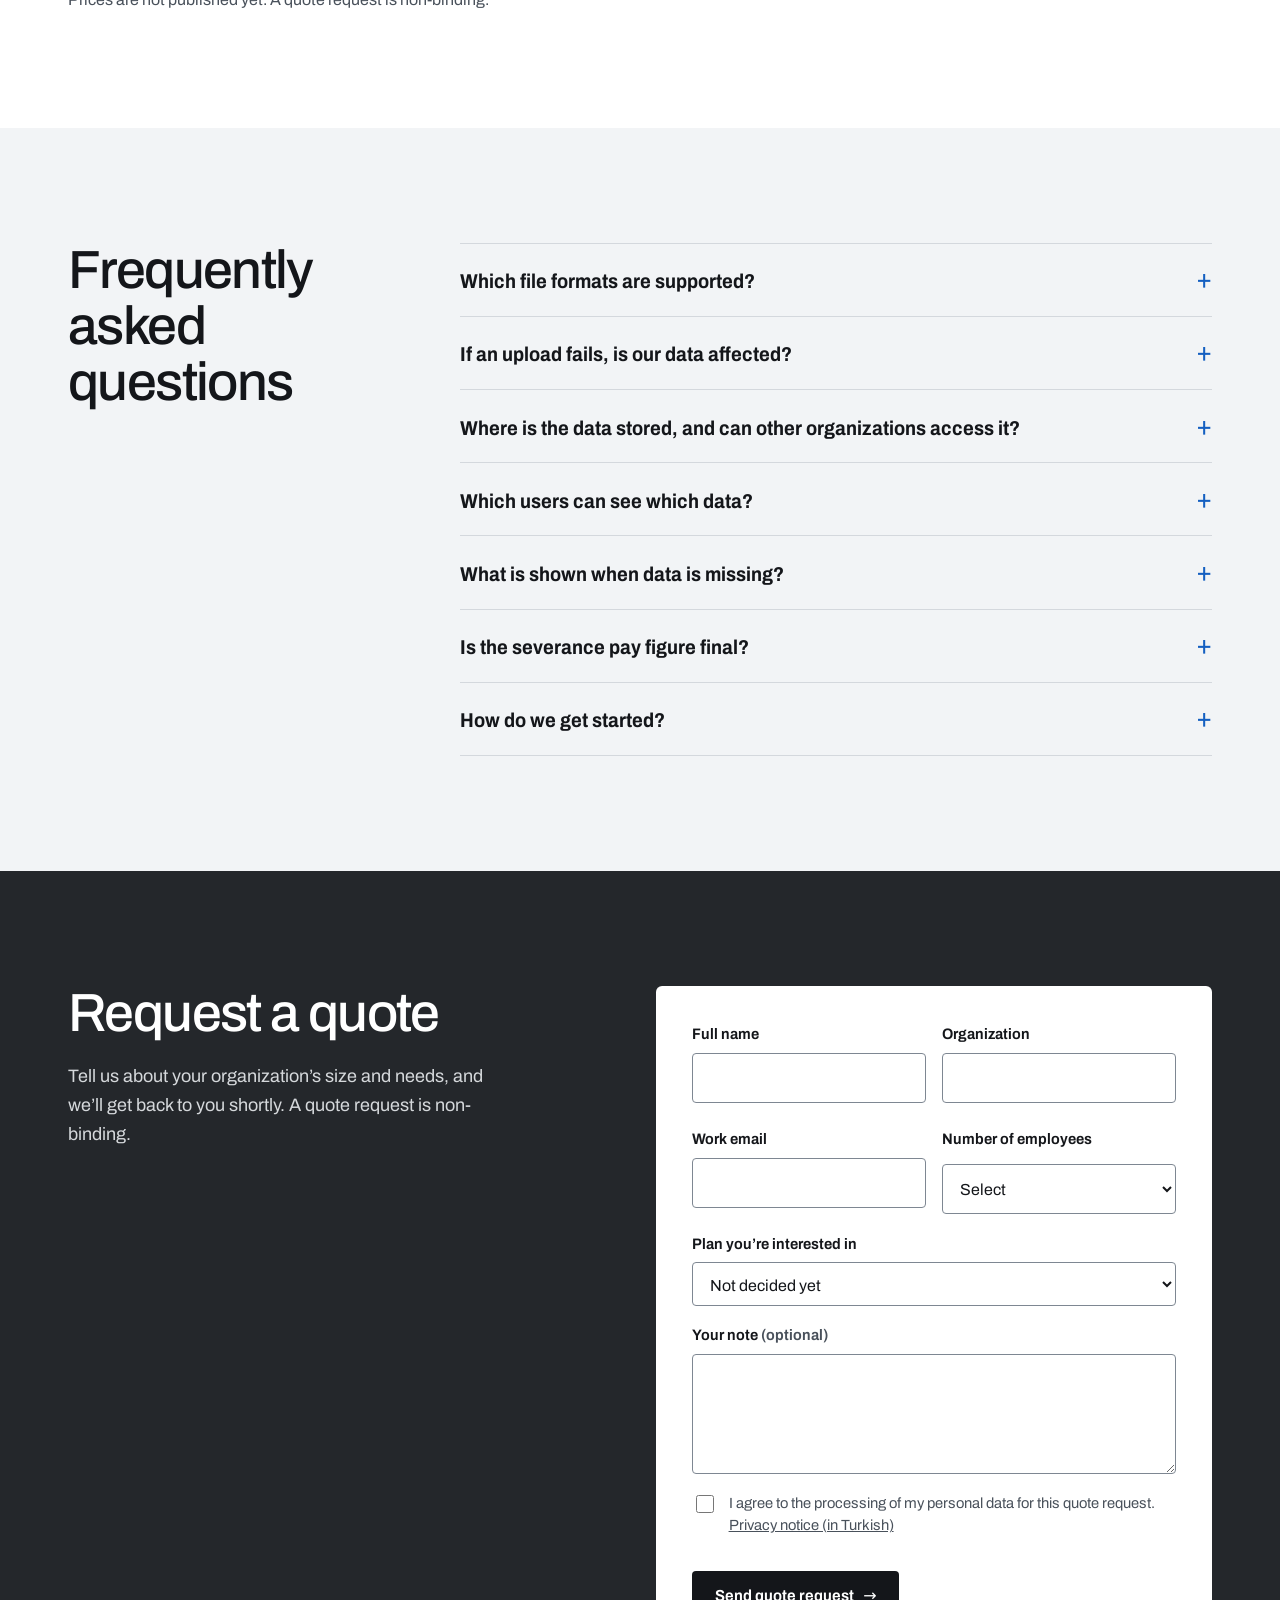
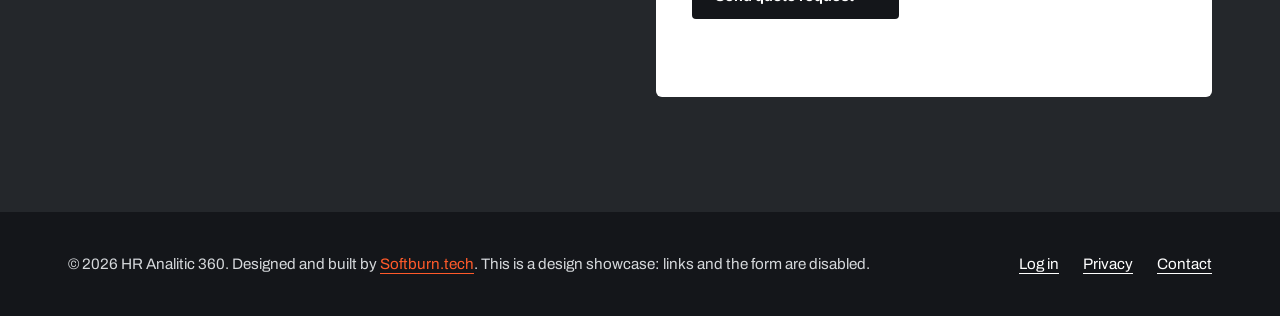
<file: en/index.html>
<!doctype html>
<html lang="en">
<head>
<meta charset="utf-8">
<meta name="viewport" content="width=device-width, initial-scale=1">
<meta http-equiv="Content-Security-Policy" content="default-src 'none'; img-src 'self'; font-src 'self'; style-src 'self'; script-src 'self'; connect-src 'none'; form-action 'none'; base-uri 'self'; manifest-src 'self'">
<title>HR Analitic 360 · HR analytics and decision support · Design showcase</title>
<meta name="description" content="An HR analytics and decision-support platform that turns workforce data into management decisions. Role-based access, audit logs and data stored in the EU.">
<meta name="theme-color" content="#14161a">
<meta name="robots" content="noindex">
<link rel="icon" href="../favicon.svg" type="image/svg+xml">
<meta property="og:type" content="website">
<meta property="og:locale" content="en_US">
<meta property="og:locale:alternate" content="tr_TR">
<meta property="og:title" content="HR Analitic 360 · HR analytics and decision support">
<meta property="og:description" content="What happened? Where is the problem? Who is affected? What should be done? Workforce data becomes indicators, alerts and action records that answer these four questions.">
<meta name="twitter:card" content="summary_large_image">
<link rel="stylesheet" href="../css/site.css?v=5">
<script src="../js/erken.js"></script>
</head>
<body>
<a class="atla" href="#icerik">Skip to content</a>

<header class="ust">
  <div class="kap">
    <a class="marka" href="#" aria-label="HR Analitic 360, back to top"><img src="../img/logo.svg" width="322" height="48" alt=""></a>
    <button class="menu-dugme" type="button" aria-expanded="false" aria-controls="menu">Menu</button>
    <nav class="menu" id="menu" aria-label="Main navigation">
      <a href="#sorular">Features</a>
      <a href="#guvenlik">Security</a>
      <a href="#fiyatlandirma">Pricing</a>
      <a href="#sss">FAQ</a>
      <a class="dugme dugme--mavi" href="#">Log in</a>
    </nav>
    <nav class="dil" aria-label="Language">
      <a href="../" lang="tr" hreflang="tr">TR</a>
      <a href="./" lang="en" hreflang="en" aria-current="true">EN</a>
    </nav>
  </div>
</header>

<main id="icerik">

  <section class="kahraman" aria-labelledby="h1">
    <div class="arka" aria-hidden="true"><span class="arka-izgara"></span><span class="arka-izgara-isik"></span><span class="arka-isik"></span></div>
    <div class="kap kahraman-izgara">
      <div class="kahraman-ust">
        <div class="kahraman-baslik">
          <p class="ust-etiket">HR analytics, decision support</p>
          <p class="slogan"><span>Turn workforce data</span> into management decisions.</p>
        </div>
        <div class="kahraman-yan">
          <p>Upload the Excel, CSV or ODS files you already have. HR Analitic 360 organizes the data around four questions: what happened, where, who is affected and what to do next.</p>
          <ul class="dosya-turleri" aria-label="Supported file types"><li>XLSX</li><li>CSV</li><li>ODS</li></ul>
          <div class="dugmeler">
            <a class="dugme dugme--mavi" href="#iletisim">Request a quote</a>
            <a class="dugme dugme--duz" href="#fiyatlandirma">Pricing</a>
          </div>
        </div>
      </div>
      <div class="sahne">
        <svg class="yorunge" viewBox="0 0 1000 739" aria-hidden="true" focusable="false">
          <path class="yorunge-halka" d="M195 715.8 A330 330 0 1 1 558.6 166.4"/>
          <path class="hat hat-1" d="M185 150 L142 106"/>
          <path class="hat hat-2" d="M314 103 L291 14"/>
          <path class="hat hat-3" d="M484 124 L549 59 H645"/>
          <path class="hat hat-4" d="M559 166 L846 117"/>
          <circle class="dugum dugum-1" cx="185" cy="150" r="3.5"/>
          <circle class="dugum dugum-2" cx="314" cy="103" r="3.5"/>
          <circle class="dugum dugum-3" cx="484" cy="124" r="3.5"/>
          <circle class="dugum dugum-4" cx="559" cy="166" r="3.5"/>
        </svg>
        <h1 id="h1">
          <a class="h1-satir soru-etiket soru-etiket--sol e1" href="#soru-1"><span class="nokta" aria-hidden="true"></span><span>What happened?</span><span class="soru-alt" aria-hidden="true">Dashboard</span></a>
          <a class="h1-satir soru-etiket soru-etiket--sol e2" href="#soru-2"><span class="nokta" aria-hidden="true"></span><span>Where is the problem?</span><span class="soru-alt" aria-hidden="true">Alerts</span></a>
          <a class="h1-satir soru-etiket e3" href="#soru-3"><span class="nokta" aria-hidden="true"></span><span>Who is affected?</span><span class="soru-alt" aria-hidden="true">Alert list</span></a>
          <a class="h1-satir soru-etiket e4" href="#soru-4"><span class="nokta" aria-hidden="true"></span><span>What should be done?</span><span class="soru-alt" aria-hidden="true">Action Center</span></a>
        </h1>
        <figure class="kahraman-ekran">
          <div class="ekran">
            <span class="damga">Sample data</span>
            <picture><source media="(max-width: 700px)" srcset="../img/en/dashboard-icerik.webp" width="2400" height="1520"><img src="../img/en/dashboard.webp" width="2880" height="1800" alt="HR Analitic 360 main dashboard: 195 employees, 10.2% turnover, 11.2% absence rate and 9 open positions; hiring trend chart and recent hires." fetchpriority="high"></picture>
          </div>
          <figcaption class="gizli">A real product screen with sample data from a fictional company.</figcaption>
        </figure>
      </div>
    </div>
  </section>

  <section class="bolum" id="sorular" aria-labelledby="sorular-baslik">
    <div class="kap">
      <div class="giris-izgara">
        <h2 class="baslik" id="sorular-baslik">Every screen answers a management question.</h2>
        <p class="govde soluk">HR data usually sits in scattered spreadsheets. Upload the Excel, CSV or ODS files you already use, and HR Analitic 360 arranges that data in order: what has happened, where the problem is and who it affects, and finally what action to take.</p>
      </div>

      <article id="soru-1" class="soru soru--tam belir">
        <div class="soru-baslik">
          <h3 class="baslik">What happened?</h3>
          <p class="soru-ad">Dashboard</p>
        </div>
        <p class="govde">Headcount, turnover, absence rate and open positions on a single screen. Hiring trends, tenure distribution and the ratio of active to inactive employees are calculated from the uploaded file.</p>
        <div class="ekran">
          <span class="damga">Sample data</span>
          <img src="../img/en/dashboard-dagilim.webp" width="2400" height="800" alt="Bar chart of tenure distribution and donut chart of active versus inactive employees." loading="lazy">
        </div>
      </article>

      <article id="soru-2" class="soru soru--sag belir">
        <div class="soru-baslik">
          <h3 class="baslik">Where is the problem?</h3>
          <p class="soru-ad">Alerts</p>
        </div>
        <p class="govde">The system checks probation end dates, contract and work permit dates, training and certificate validity, high leave balances and high absence. Every case that crosses its threshold gets its own counter.</p>
        <div class="ekran">
          <span class="damga">Sample data</span>
          <img src="../img/en/uyarilar-kartlar.webp" width="2400" height="660" alt="Alert counters: probation period end within 30 days, 1 upcoming; high absence, 2 over threshold; high leave balance, 1 over threshold." loading="lazy">
        </div>
      </article>

      <article id="soru-3" class="soru soru--tam belir">
        <div class="soru-baslik">
          <h3 class="baslik">Who is affected?</h3>
          <p class="soru-ad">Alert list</p>
        </div>
        <p class="govde">Each alert is listed with the employee, department, date and days remaining. A general rate becomes a concrete record that someone can take responsibility for.</p>
        <div class="ekran">
          <span class="damga">Sample data</span>
          <img src="../img/en/uyarilar-liste.webp" width="2400" height="904" alt="Alert list with employee, department, date and days remaining; each row has a button to create an action." loading="lazy">
        </div>
      </article>

      <article id="soru-4" class="soru soru--sol belir">
        <div class="soru-baslik">
          <h3 class="baslik">What should be done?</h3>
          <p class="soru-ad">Action Center</p>
        </div>
        <p class="govde">Alerts become action records with an owner, a due date and a status. Records are never deleted; they are closed with a note, so every decision stays traceable.</p>
        <div class="ekran">
          <span class="damga">Sample data</span>
          <img src="../img/en/aksiyonlar-icerik.webp" width="2400" height="1120" alt="Action Center: actions with assigned owners and due dates; Start, Close and Edit buttons." loading="lazy">
        </div>
      </article>

      <div class="digerler">
        <article class="diger belir">
          <div class="ekran">
            <span class="damga">Sample data</span>
            <img src="../img/en/ise-alim-dar.webp" width="1640" height="1320" alt="Recruitment screen: open positions with department, location, request date, headcount and status." loading="lazy">
          </div>
          <h3 class="baslik">Recruitment</h3>
          <p class="govde">Track open positions, request dates and statuses, along with candidate conversion rates by source.</p>
        </article>
        <article class="diger belir">
          <div class="ekran">
            <span class="damga">Sample data</span>
            <img src="../img/en/butce-dar.webp" width="1640" height="1600" alt="Compensation and Budget screen: employees covered, total gross pay, total employer cost and average gross pay; breakdown by department." loading="lazy">
          </div>
          <h3 class="baslik">Pay and budget</h3>
          <p class="govde">Reports total gross pay, employer cost and a breakdown by department. Severance liability (<i lang="tr">kıdem tazminatı</i>) is calculated against a ceiling you enter; the system never assumes this value on its own. Access is limited to authorized roles.</p>
        </article>
      </div>
      <p class="liste-satir liste-satir--alt belir">Leave and absence, performance, onboarding, training and wage garnishment tracking all work from the same dataset.</p>
    </div>
  </section>

  <section class="bolum bolum--yuzey" aria-labelledby="adimlar-baslik">
    <div class="kap">
      <div class="giris-izgara">
        <h2 class="baslik" id="adimlar-baslik">From upload to report in three steps.</h2>
      </div>
      <ol class="adimlar">
        <li class="adim belir"><h3>Upload</h3><p>Upload your personnel file in Excel, CSV or ODS format. Column names don’t need to match the product template exactly.</p></li>
        <li class="adim belir"><h3>Mapping</h3><p>Unrecognized columns are mapped once. The mapping is saved and applied automatically to every later upload.</p></li>
        <li class="adim belir"><h3>Reporting</h3><p>Indicators, alerts and an action list are generated. Missing data is never estimated; the field shows “Insufficient data” instead.</p></li>
      </ol>
      <p class="soz belir"><strong>Data integrity.</strong> No unreadable value is silently dropped; each one is listed in the upload report. Data is saved in a single transaction, so if anything fails, your existing data stays exactly as it was.</p>
    </div>
  </section>

  <section class="bolum bolum--koyu" id="guvenlik" aria-labelledby="guvenlik-baslik">
    <div class="kap guvenlik-izgara">
      <div class="metin">
        <h2 class="baslik" id="guvenlik-baslik">A security model built for sensitive personnel data.</h2>
        <p>Salary, garnishment and identity details are some of the most sensitive data an organization holds. That is why security is part of the product’s foundation, not a setting added later.</p>
      </div>
      <dl class="ozellikler">
        <div class="ozellik belir"><dt>Two-factor authentication</dt><dd>Mandatory on the Enterprise plan; a password alone is never enough to sign in.</dd></div>
        <div class="ozellik belir"><dt>Role-based access</dt><dd>Owner, HR Specialist, Payroll, Training and Summary roles are defined. Salary and garnishment details are shown to authorized roles only.</dd></div>
        <div class="ozellik belir"><dt>Audit log</dt><dd>Records which user viewed or changed which data, and when. If the log can’t be written, access to the data is not granted.</dd></div>
        <div class="ozellik belir"><dt>Encrypted sensitive fields</dt><dd>Turkish ID number, phone, email, special status and reason for leaving are stored encrypted with AES-256.</dd></div>
        <div class="ozellik belir"><dt>Isolation between organizations</dt><dd>The database enforces row-level access control, so each organization can reach only its own data.</dd></div>
        <div class="ozellik belir"><dt>Session management</dt><dd>Inactive sessions close automatically (after 30 minutes on the Enterprise plan). Users can see their open sessions and end them.</dd></div>
        <div class="ozellik belir"><dt>Data location</dt><dd>Data is stored within the European Union, in a data center in Ireland.</dd></div>
      </dl>
    </div>
  </section>

  <section class="bolum" id="fiyatlandirma" aria-labelledby="fiyat-baslik">
    <div class="kap">
      <div class="giris-izgara">
        <h2 class="baslik" id="fiyat-baslik">Pricing tailored to your organization.</h2>
        <p class="govde soluk">There are two plans. Pricing depends on the number of employees and users, and we prepare a quote specific to your organization.</p>
      </div>
      <div class="planlar">
        <article class="plan plan--solo belir">
          <h3>Solo</h3>
          <p class="plan-not">For a single HR specialist and small teams.</p>
          <ul class="plan-liste">
            <li>All analysis screens and early alerts</li>
            <li>Data upload via Excel, CSV and ODS, with saved column mappings</li>
            <li>Action Center</li>
            <li>Simple setup for small teams that don’t need separate roles</li>
          </ul>
          <a class="dugme dugme--cizgi" href="#iletisim" data-plan="Solo">Request a Solo quote</a>
        </article>
        <article class="plan plan--kurumsal belir">
          <h3>Enterprise</h3>
          <p class="plan-not">For organizations that need access control and auditing.</p>
          <ul class="plan-liste">
            <li>Everything in Solo</li>
            <li>Mandatory two-factor authentication</li>
            <li>Role-based access, with salary and garnishment data open to authorized roles only</li>
            <li>Audit log viewing and retention</li>
            <li>Short sessions: signed out after 30 minutes of inactivity</li>
          </ul>
          <p class="plan-ayrim">Recommended for HR, payroll and management teams working with sensitive data.</p>
          <a class="dugme dugme--mavi" href="#iletisim" data-plan="Kurumsal">Request an Enterprise quote</a>
        </article>
      </div>
      <p class="fiyat-not">Prices are not published yet. A quote request is non-binding.</p>
    </div>
  </section>

  <section class="bolum bolum--yuzey bolum--sss" id="sss" aria-labelledby="sss-baslik">
    <div class="kap">
      <div class="giris-izgara">
        <h2 class="baslik" id="sss-baslik">Frequently asked questions</h2>
      </div>
      <div class="sss">
        <details><summary>Which file formats are supported?</summary><div><p>Excel (.xlsx, .xls), CSV and ODS. Column names can differ from the product template; unrecognized columns are linked once on the mapping screen and remembered for later uploads.</p></div></details>
        <details><summary>If an upload fails, is our data affected?</summary><div><p>No. Data is saved in a single transaction, so if an error occurs, your organization’s existing data stays unchanged. Unreadable or invalid values are never silently dropped; they are listed in the upload report.</p></div></details>
        <details><summary>Where is the data stored, and can other organizations access it?</summary><div><p>Data is stored in the European Union, in a data center in Ireland. The database enforces row-level access control, so each organization can access only its own records.</p></div></details>
        <details><summary>Which users can see which data?</summary><div><p>There are five roles: Owner, HR Specialist, Payroll, Training and Summary. Sensitive data such as salary and garnishments is shown to authorized roles only. Every view and change is written to the audit log.</p></div></details>
        <details><summary>What is shown when data is missing?</summary><div><p>The screen shows “Insufficient data”. Missing values are not estimated or counted as zero, and any records left out are noted on screen.</p></div></details>
        <details><summary>Is the severance pay figure final?</summary><div><p>No. The severance liability (<i lang="tr">kıdem tazminatı</i>) on the Pay and Budget screen is a potential upper limit, calculated against the ceiling you enter; the actual payment depends on the reason for leaving. For an exact figure, please consult your financial advisor.</p></div></details>
        <details><summary>How do we get started?</summary><div><p>Fill in the quote request form below and we’ll get back to you. Existing customers can use the “Log in” link at the top right.</p></div></details>
      </div>
    </div>
  </section>

  <section class="bolum bolum--iletisim" id="iletisim" aria-labelledby="iletisim-baslik">
    <div class="kap iletisim-izgara">
      <div class="metin">
        <h2 class="baslik" id="iletisim-baslik">Request a quote</h2>
        <p>Tell us about your organization’s size and needs, and we’ll get back to you shortly. A quote request is non-binding.</p>
      </div>
      <form class="form" id="form" action="#" method="POST" novalidate>
        <div class="alan"><label for="ad">Full name</label><input id="ad" name="Ad soyad" autocomplete="name" required><span class="hata" id="ad-hata" role="alert"></span></div>
        <div class="alan"><label for="sirket">Organization</label><input id="sirket" name="Kurum" autocomplete="organization" required><span class="hata" id="sirket-hata" role="alert"></span></div>
        <div class="alan"><label for="eposta">Work email</label><input id="eposta" name="E-posta" type="email" autocomplete="email" required><span class="hata" id="eposta-hata" role="alert"></span></div>
        <div class="alan"><label for="sayi">Number of employees</label>
          <select id="sayi" name="Çalışan sayısı"><option value="">Select</option><option>1–50</option><option>51–200</option><option>201–500</option><option value="500’den fazla">More than 500</option></select></div>
        <div class="alan alan--tam"><label for="plan">Plan you’re interested in</label>
          <select id="plan" name="Plan"><option value="Henüz karar verilmedi">Not decided yet</option><option value="Solo">Solo</option><option value="Kurumsal">Enterprise</option></select></div>
        <div class="alan alan--tam"><label for="mesaj">Your note <span class="soluk">(optional)</span></label><textarea id="mesaj" name="Not" maxlength="1500"></textarea></div>
        <div class="sahte" aria-hidden="true"><label>Leave this field empty <input name="_honey" tabindex="-1" autocomplete="off"></label></div>
        <input type="hidden" name="Dil" value="EN">
        <label class="onay"><input type="checkbox" id="onay" required><span>I agree to the processing of my personal data for this quote request. <a href="#" hreflang="tr">Privacy notice (in Turkish)</a></span></label>
        <span class="hata hata--tam" id="onay-hata" role="alert"></span>
        <button class="dugme dugme--koyu" type="submit" id="gonder">Send quote request</button>
        <p class="form-durum" id="form-durum" role="status" aria-live="polite"></p>
      </form>
    </div>
  </section>
</main>

<footer class="alt">
  <div class="kap">
    <p>© 2026 HR Analitic 360. Designed and built by <a class="imza" href="https://softburn.tech" rel="noopener">Softburn.tech</a>. This is a design showcase: links and the form are disabled.</p>
    <ul>
      <li><a href="#">Log in</a></li>
      <li><a href="#" hreflang="tr">Privacy</a></li>
      <li><a href="#iletisim">Contact</a></li>
    </ul>
  </div>
</footer>

<script src="../js/site.js"></script>
</body>
</html>
</file>
<file: css/site.css>
/* HR Analitic 360 · tanıtım sayfası. Tek yazı tipi ailesi (Archivo, genişlik ekseniyle), mühür şarabı + saf beyaz + mürekkep. */

@font-face {
  font-family: 'Archivo';
  src: url('../fonts/archivo-latin-ext-wdth-normal.woff2') format('woff2');
  font-weight: 100 900; font-stretch: 62% 125%; font-display: swap;
  unicode-range: U+0100-02BA, U+02BD-02C5, U+02C7-02CC, U+02CE-02D7, U+02DD-02FF, U+0304, U+0308, U+0329, U+1D00-1DBF, U+1E00-1E9F, U+1EF2-1EFF, U+2020, U+20A0-20AB, U+20AD-20C0, U+2113, U+2C60-2C7F, U+A720-A7FF;
}
@font-face {
  font-family: 'Archivo';
  src: url('../fonts/archivo-latin-wdth-normal.woff2') format('woff2');
  font-weight: 100 900; font-stretch: 62% 125%; font-display: swap;
  unicode-range: U+0000-00FF, U+0131, U+0152-0153, U+02BB-02BC, U+02C6, U+02DA, U+02DC, U+0304, U+0308, U+0329, U+2000-206F, U+20AC, U+2122, U+2191, U+2193, U+2212, U+2215, U+FEFF, U+FFFD;
}

:root {
  --beyaz: oklch(1 0 0);
  --yuzey: oklch(0.965 0.004 255);
  --cizgi: oklch(0.88 0.008 255);
  --murekkep: oklch(0.2 0.008 260);
  --murekkep-2: oklch(0.27 0.01 260);
  --soluk: oklch(0.43 0.02 255);
  --acik: oklch(0.88 0.006 260);
  --mavi: oklch(0.72 0.15 255);
  --mavi-ac: oklch(0.78 0.13 255);
  --mavi-koyu: oklch(0.5 0.17 258);
  --odak: oklch(0.52 0.17 258);
  --kap: 1240px;
  --bosluk: clamp(1.25rem, 4vw, 3rem);
  --kolay: cubic-bezier(0.22, 1, 0.36, 1);
  --z-ust: 20;
  font-size: 100%;
}

*, *::before, *::after { box-sizing: border-box; }
html { scroll-behavior: smooth; scroll-padding-top: 5rem; -webkit-text-size-adjust: 100%; }
body {
  margin: 0; background: var(--beyaz); color: var(--murekkep);
  font-family: 'Archivo', system-ui, -apple-system, 'Segoe UI', sans-serif; font-size: 1.125rem; line-height: 1.6; font-stretch: 100%;
  text-rendering: optimizeLegibility; -webkit-font-smoothing: antialiased; font-variant-numeric: tabular-nums;
}
img { display: block; max-width: 100%; height: auto; }
a { color: inherit; }
h1, h2, h3, p, ul, ol, dl, dd, figure { margin: 0; }
ul, ol { padding: 0; list-style: none; }
.ust, .kahraman, .bolum--koyu, .bolum--iletisim, .alt { --odak: var(--mavi); }
:focus-visible { outline: 3px solid var(--odak); outline-offset: 3px; border-radius: 2px; }

.kap { width: 100%; max-width: var(--kap); margin-inline: auto; padding-inline: var(--bosluk); }
.atla { position: absolute; left: -999px; top: 0; background: var(--beyaz); color: var(--murekkep); padding: .75rem 1rem; z-index: 100; }
.atla:focus { left: var(--bosluk); top: .5rem; }
.gizli { position: absolute; width: 1px; height: 1px; overflow: hidden; clip-path: inset(50%); white-space: nowrap; }

/* ---- Başlıklar: genişlik ekseni ile ölçülü ---- */
.baslik { font-weight: 500; line-height: 1.04; letter-spacing: -0.03em; text-wrap: balance; }
h2.baslik { font-size: clamp(2.25rem, 4.2vw, 3.6rem); }
h3.baslik { font-size: clamp(1.6rem, 2.6vw, 2.1rem); line-height: 1.08; }
.govde { max-width: 62ch; text-wrap: pretty; }
.soluk { color: var(--soluk); }

/* ---- Düğmeler ---- */
.dugme {
  display: inline-flex; align-items: center; gap: .6rem; padding: .85rem 1.35rem; border: 1.5px solid transparent; border-radius: 4px;
  font: inherit; font-size: 1rem; font-weight: 650; font-stretch: 92%; line-height: 1.2; text-decoration: none; cursor: pointer;
  transition: background-color .18s var(--kolay), color .18s var(--kolay), border-color .18s var(--kolay), transform .12s var(--kolay);
}
.dugme::after { content: '→'; font-weight: 500; transition: transform .2s var(--kolay); }
.dugme:hover::after { transform: translateX(3px); }
.dugme:active { transform: translateY(1px) scale(.985); }
.dugme--mavi { background: var(--mavi); color: var(--murekkep); }
.dugme--mavi:hover { background: var(--mavi-ac); }
.dugme--cizgi-beyaz { border-color: color-mix(in oklab, var(--beyaz) 70%, transparent); color: var(--beyaz); }
.dugme--cizgi-beyaz:hover { background: color-mix(in oklab, var(--beyaz) 14%, transparent); border-color: var(--beyaz); }
.dugme--koyu { background: var(--murekkep); color: var(--beyaz); }
.dugme--koyu:hover { background: var(--murekkep-2); }
.dugme--cizgi { border-color: var(--murekkep); color: var(--murekkep); }
.dugme--cizgi:hover { background: var(--murekkep); color: var(--beyaz); }
.dugme[disabled] { opacity: .6; cursor: progress; }
.baglanti { font-weight: 600; text-underline-offset: .25em; text-decoration-thickness: 1.5px; }

/* ---- Üst bant ---- */
.ust { position: sticky; top: 0; z-index: var(--z-ust); background: var(--murekkep); color: var(--beyaz); border-bottom: 1px solid color-mix(in oklab, var(--beyaz) 18%, transparent); }
.ust .kap { display: flex; align-items: center; justify-content: space-between; gap: 1.5rem; min-height: 4rem; }
.marka { display: inline-flex; align-items: center; text-decoration: none; }
.marka img { height: 1.75rem; width: auto; }
.menu { display: flex; align-items: center; gap: 1.75rem; margin-left: auto; }
.dil { display: inline-flex; flex: none; border: 1px solid color-mix(in oklab, var(--beyaz) 28%, transparent); border-radius: 4px; overflow: hidden; }
.dil a { display: grid; place-items: center; min-width: 2.6rem; min-height: 2.4rem; font-size: .8rem; font-weight: 700; letter-spacing: .08em; text-decoration: none; color: color-mix(in oklab, var(--beyaz) 78%, transparent); transition: background-color .2s var(--kolay), color .2s var(--kolay); }
.dil a:hover { color: var(--beyaz); background: color-mix(in oklab, var(--beyaz) 12%, transparent); }
.dil a[aria-current] { background: var(--beyaz); color: var(--murekkep); }
.menu a:not(.dugme) { text-decoration: none; font-size: 1rem; font-weight: 500; font-stretch: 94%; padding-block: .4rem; background: linear-gradient(currentColor, currentColor) left bottom / 0 1.5px no-repeat; transition: background-size .25s var(--kolay); }
.menu a:not(.dugme):hover { background-size: 100% 1.5px; }
.menu .dugme { padding: .55rem 1rem; font-size: .95rem; }
.menu-dugme { display: none; background: none; border: 1.5px solid color-mix(in oklab, var(--beyaz) 60%, transparent); color: inherit; border-radius: 4px; padding: .5rem .85rem; font: inherit; font-size: .95rem; font-weight: 600; cursor: pointer; }

/* ---- Kahraman alan ---- */
.kahraman { position: relative; background: var(--murekkep); color: var(--beyaz); padding-top: clamp(3.5rem, 6.5vw, 5.5rem); }
.kahraman > .kap { position: relative; z-index: 1; }
.kahraman-izgara { display: grid; row-gap: clamp(3rem, 7vw, 6rem); }
.kahraman-ust { display: grid; grid-template-columns: repeat(12, minmax(0, 1fr)); column-gap: 2rem; row-gap: 2.5rem; align-items: end; }
.kahraman-baslik { grid-column: 1 / span 8; display: grid; gap: 1.5rem; }
.ust-etiket { margin-bottom: -.85rem; font-size: 1rem; font-weight: 800; font-stretch: 125%; letter-spacing: .01em; color: var(--mavi); }
.slogan { font-size: clamp(2.5rem, 4.6vw, 4.25rem); font-weight: 500; line-height: 1.02; letter-spacing: -0.032em; text-wrap: balance; }
.slogan span { color: color-mix(in oklab, var(--beyaz) 52%, var(--murekkep)); }
.kahraman-yan { grid-column: 9 / span 4; display: grid; gap: 1.5rem; padding-top: 1.5rem; border-top: 1px solid color-mix(in oklab, var(--beyaz) 18%, transparent); }
.kahraman-yan > p { font-size: 1rem; line-height: 1.6; color: color-mix(in oklab, var(--beyaz) 74%, var(--murekkep)); text-wrap: pretty; }
.dosya-turleri { display: flex; gap: .4rem; }
.dosya-turleri li { padding: .2rem .45rem; border: 1px solid color-mix(in oklab, var(--beyaz) 24%, transparent); border-radius: 3px; font-size: .7rem; line-height: 1.3; font-weight: 600; letter-spacing: .08em; color: color-mix(in oklab, var(--beyaz) 66%, var(--murekkep)); }
.dugmeler { display: flex; flex-wrap: wrap; align-items: center; gap: .75rem 1.75rem; }
.dugme--duz { padding-inline: 0; border-color: transparent; color: var(--beyaz); text-decoration: underline; text-decoration-thickness: 1.5px; text-underline-offset: .3em; }
.dugme--duz:hover { color: var(--mavi-ac); }

/* Sahne: panonun arkasında, sola kaymış açık yörünge yayı; dört soru ona farklı uzunlukta çizgilerle bağlı (çizgiler 1'den 4'e uzar).
   Koordinatlar SVG ile aynı: 1000 birim = sahne genişliği (100cqw). Noktalar çizgi uçlarına oturur. */
.sahne { position: relative; container-type: inline-size; padding-top: 17cqw; margin-bottom: clamp(-11rem, -13vw, -4rem); }
.yorunge { position: absolute; top: 0; left: 0; width: 100%; height: auto; overflow: visible; pointer-events: none; }
.yorunge-halka { fill: none; stroke: color-mix(in oklab, var(--beyaz) 40%, transparent); stroke-width: 1.75; stroke-linecap: round; stroke-dasharray: 16 10; animation: akis 7s linear infinite; }
@keyframes akis { to { stroke-dashoffset: -260; } }
.hat { fill: none; stroke: color-mix(in oklab, var(--beyaz) 42%, transparent); stroke-width: 1.25; transition: stroke .3s var(--kolay), stroke-width .3s var(--kolay); }
.dugum { fill: var(--murekkep); stroke: color-mix(in oklab, var(--beyaz) 42%, transparent); stroke-width: 1.25; transition: stroke .3s var(--kolay); }
.kahraman h1 { position: absolute; inset: 0; z-index: 2; pointer-events: none; font-size: clamp(1rem, 1.6cqw, 1.2rem); font-weight: 500; line-height: 1.6; letter-spacing: -0.005em; }
.soru-etiket { position: absolute; display: grid; gap: .15rem; translate: 0 -.8em; pointer-events: auto; white-space: nowrap; text-decoration: none; color: color-mix(in oklab, var(--beyaz) 84%, var(--murekkep)); transition: color .3s var(--kolay); }
.soru-etiket--sol { text-align: right; padding-right: 1.3rem; }
.soru-etiket:not(.soru-etiket--sol) { padding-left: 1.3rem; }
.soru-alt { font-size: .75rem; line-height: 1.3; font-weight: 500; letter-spacing: .01em; color: color-mix(in oklab, var(--beyaz) 52%, var(--murekkep)); transition: color .3s var(--kolay); }
.e1 { right: calc(100cqw - 14.2cqw); top: 10.6cqw; }
.e2 { right: calc(100cqw - 29.1cqw); top: 1.4cqw; }
.e3 { left: 64.5cqw; top: 5.9cqw; }
.e4 { left: 84.6cqw; top: 11.7cqw; color: var(--mavi-ac); }
.nokta { position: absolute; top: .8em; width: 10px; height: 10px; margin-top: -5px; border-radius: 50%; background: var(--mavi); box-shadow: 0 0 0 4px color-mix(in oklab, var(--mavi) 18%, transparent), 0 0 16px 2px color-mix(in oklab, var(--mavi) 65%, transparent); transition: transform .3s var(--kolay), box-shadow .3s var(--kolay); animation: nabiz 3.2s ease-in-out infinite; }
.soru-etiket--sol .nokta { right: -5px; }
.soru-etiket:not(.soru-etiket--sol) .nokta { left: -5px; }
@keyframes nabiz { 50% { box-shadow: 0 0 0 6px color-mix(in oklab, var(--mavi) 10%, transparent), 0 0 22px 4px color-mix(in oklab, var(--mavi) 50%, transparent); } }
.soru-etiket:hover, .soru-etiket:focus-visible { color: var(--beyaz); }
.soru-etiket:hover .soru-alt, .soru-etiket:focus-visible .soru-alt { color: var(--mavi); }
.soru-etiket:hover .nokta, .soru-etiket:focus-visible .nokta { transform: scale(1.35); box-shadow: 0 0 0 6px color-mix(in oklab, var(--mavi) 25%, transparent), 0 0 26px 6px color-mix(in oklab, var(--mavi) 85%, transparent); }
.sahne:has(.e1:hover, .e1:focus-visible) :is(.hat-1, .dugum-1), .sahne:has(.e2:hover, .e2:focus-visible) :is(.hat-2, .dugum-2),
.sahne:has(.e3:hover, .e3:focus-visible) :is(.hat-3, .dugum-3), .sahne:has(.e4:hover, .e4:focus-visible) :is(.hat-4, .dugum-4) { stroke: var(--mavi); }
.sahne:has(.e1:hover, .e1:focus-visible) .hat-1, .sahne:has(.e2:hover, .e2:focus-visible) .hat-2,
.sahne:has(.e3:hover, .e3:focus-visible) .hat-3, .sahne:has(.e4:hover, .e4:focus-visible) .hat-4 { stroke-width: 2; }

.ekran { position: relative; background: var(--beyaz); border-radius: 6px; outline: 1px solid color-mix(in oklab, var(--murekkep) 16%, transparent); }
.ekran img { width: 100%; border-radius: inherit; }
.damga {
  position: absolute; top: -.85rem; right: 1.25rem; z-index: 2; padding: .2rem .6rem; border: 2px solid var(--murekkep); color: var(--murekkep); background: color-mix(in oklab, var(--beyaz) 88%, transparent);
  font-weight: 800; font-stretch: 78%; font-size: .85rem; letter-spacing: .08em; text-transform: uppercase; line-height: 1.3; transform: rotate(-3deg); border-radius: 2px;
}
.kahraman-ekran { margin-left: 9cqw; position: relative; z-index: 1; }
.kahraman-ekran .ekran { box-shadow: 0 40px 100px -30px rgb(0 0 0 / .7); }
.kahraman-ekran .ekran { border-radius: 8px 8px 0 0; outline-offset: 0; }
.kahraman + .bolum { padding-top: calc(clamp(4rem, 9vw, 8rem) + clamp(4rem, 13vw, 11rem)); }


/* ---- Kahraman arka planı: fareyi gecikmeli izleyen yumuşak ışık ve altında beliren ince ızgara ---- */
.arka { position: absolute; inset: 0; overflow: hidden; pointer-events: none; --x: 70%; --y: 32%; }
.arka span { position: absolute; inset: 0; }
.arka-izgara, .arka-izgara-isik { background-image: linear-gradient(oklch(1 0 0 / var(--a)) 1px, transparent 1px), linear-gradient(90deg, oklch(1 0 0 / var(--a)) 1px, transparent 1px); background-size: 64px 64px; background-position: -1px -1px; }
.arka-izgara { --a: .03; }
.arka-izgara-isik { --a: .2; -webkit-mask-image: radial-gradient(circle 400px at var(--x) var(--y), #000 0, transparent 100%); mask-image: radial-gradient(circle 400px at var(--x) var(--y), #000 0, transparent 100%); }
.arka-isik { background: radial-gradient(circle 620px at var(--x) var(--y), color-mix(in oklab, var(--mavi) 26%, transparent) 0, color-mix(in oklab, var(--mavi) 9.5%, transparent) 42%, transparent 72%); }

/* ---- Bölümler ---- */
.bolum { padding-block: clamp(4rem, 9vw, 8rem); }
.bolum--yuzey { background: var(--yuzey); }
.bolum--koyu { background: var(--murekkep); color: var(--beyaz); }
.bolum--iletisim { background: var(--murekkep-2); color: var(--beyaz); }
.giris-izgara { display: grid; grid-template-columns: repeat(12, minmax(0, 1fr)); column-gap: 2rem; row-gap: 1.5rem; align-items: end; margin-bottom: clamp(2.5rem, 6vw, 5rem); }
.giris-izgara h2 { grid-column: 1 / span 7; }
.giris-izgara .govde { grid-column: 9 / span 4; }

/* Dört soru: üstte soru ve metin, altta geniş ekran; her bölümde ekranın konumu değişir */
.soru { display: grid; grid-template-columns: repeat(12, minmax(0, 1fr)); column-gap: 2rem; row-gap: clamp(1.5rem, 3vw, 2.5rem); align-items: end; padding-block: clamp(2.5rem, 6vw, 5rem); border-top: 1px solid var(--cizgi); }
.soru:first-of-type { border-top: 0; padding-top: 0; }
.soru-baslik { grid-column: 1 / span 5; display: grid; gap: .6rem; }
.soru-baslik h3 { color: var(--murekkep); font-size: clamp(2rem, 3.6vw, 3rem); }
.soru-ad { font-size: .95rem; font-weight: 700; font-stretch: 90%; color: var(--mavi-koyu); }
.soru > .govde { grid-column: 7 / span 6; }
.soru .ekran { grid-row: 2; }
.soru--tam .ekran { grid-column: 1 / -1; }
.soru--sag .ekran { grid-column: 4 / -1; }
.soru--sol .ekran { grid-column: 1 / span 9; }

.digerler { display: grid; grid-template-columns: repeat(12, minmax(0, 1fr)); column-gap: 2rem; row-gap: 2.5rem; margin-top: clamp(3rem, 7vw, 6rem); }
.diger { display: grid; gap: 1.25rem; align-content: start; }
.diger:nth-child(1) { grid-column: 1 / span 6; }
.diger:nth-child(2) { grid-column: 7 / span 6; margin-top: clamp(2rem, 7vw, 6rem); }
.diger h3 { color: var(--murekkep); }
.liste-satir--alt { margin-top: 2.5rem; }
.hata--tam { grid-column: 1 / -1; }
.liste-satir { font-size: 1rem; color: var(--soluk); max-width: 62ch; }

/* Adımlar: gerçek bir sıra */
.adimlar { display: grid; grid-template-columns: repeat(3, minmax(0, 1fr)); column-gap: 2.5rem; row-gap: 2.5rem; counter-reset: adim; }
.adim { border-top: 2px solid var(--murekkep); padding-top: 1rem; display: grid; gap: .6rem; align-content: start; }
.adim::before { counter-increment: adim; content: counter(adim); font-weight: 500; font-size: clamp(3rem, 5.6vw, 4.5rem); line-height: .9; letter-spacing: -0.03em; color: var(--mavi-koyu); }
.adim h3 { font-size: 1.5rem; font-weight: 750; font-stretch: 88%; line-height: 1.15; }
.adim p { color: var(--soluk); max-width: 34ch; }
.soz { margin-top: clamp(2.5rem, 6vw, 4.5rem); max-width: 62ch; font-size: 1.25rem; line-height: 1.5; font-weight: 500; font-stretch: 96%; }
.soz strong { font-weight: 750; }

/* Güvenlik */
.guvenlik-izgara { display: grid; grid-template-columns: repeat(12, minmax(0, 1fr)); column-gap: 2rem; row-gap: 2.5rem; }
.guvenlik-izgara .metin { grid-column: 1 / span 5; align-self: start; position: sticky; top: 6rem; display: grid; gap: 1.25rem; }
.guvenlik-izgara .metin p { color: var(--acik); max-width: 44ch; }
.ozellikler { grid-column: 7 / span 6; display: grid; }
.ozellik { display: grid; grid-template-columns: minmax(0, 11rem) minmax(0, 1fr); column-gap: 1.5rem; padding-block: 1.25rem; border-top: 1px solid color-mix(in oklab, var(--beyaz) 24%, transparent); }
.ozellik:last-child { border-bottom: 1px solid color-mix(in oklab, var(--beyaz) 24%, transparent); }
.ozellik dt { font-weight: 750; font-stretch: 86%; font-size: 1.1rem; line-height: 1.3; }
.ozellik dd { color: var(--acik); font-size: 1.025rem; line-height: 1.55; }

/* Fiyatlandırma */
.planlar { display: grid; grid-template-columns: repeat(12, minmax(0, 1fr)); column-gap: 2rem; row-gap: 2rem; align-items: stretch; }
.plan { display: grid; gap: 1.5rem; align-content: start; padding: clamp(1.5rem, 3vw, 2.5rem); border-radius: 6px; }
.plan--solo { grid-column: 1 / span 5; border: 1.5px solid var(--murekkep); }
.plan--kurumsal { grid-column: 6 / span 7; background: var(--murekkep); color: var(--beyaz); }
.plan h3 { font-weight: 500; font-size: clamp(2.1rem, 3.4vw, 2.75rem); line-height: 1; letter-spacing: -0.03em; }
.plan-not { font-size: 1.05rem; }
.plan--kurumsal .plan-not { color: var(--acik); }
.plan--kurumsal .plan-liste li::before { color: var(--mavi); }
.plan .dugme { justify-self: start; }
.plan-liste { display: grid; gap: .65rem; }
.plan-liste li { position: relative; padding-left: 1.6rem; line-height: 1.45; font-size: 1.025rem; }
.plan-liste li::before { content: ''; position: absolute; left: 0; top: .5em; width: .8rem; height: .45rem; border-left: 2px solid currentColor; border-bottom: 2px solid currentColor; transform: rotate(-45deg); }
.plan--solo .plan-liste li::before { color: var(--mavi-koyu); }
.plan-ayrim { font-size: .95rem; color: var(--acik); padding-top: .25rem; border-top: 1px solid color-mix(in oklab, var(--beyaz) 30%, transparent); }
.fiyat-not { margin-top: 2rem; max-width: 70ch; color: var(--soluk); font-size: 1rem; }

/* SSS */
.sss { max-width: 860px; margin-inline: auto; }
.sss details { border-top: 1px solid var(--cizgi); }
.sss details:last-child { border-bottom: 1px solid var(--cizgi); }
.sss summary { display: flex; justify-content: space-between; gap: 1.5rem; align-items: baseline; padding-block: 1.35rem; cursor: pointer; list-style: none; font-weight: 700; font-stretch: 90%; font-size: 1.25rem; line-height: 1.3; }
.sss summary::-webkit-details-marker { display: none; }
.sss summary::after { content: '+'; font-weight: 400; font-size: 1.75rem; line-height: 1; color: var(--mavi-koyu); transition: transform .25s var(--kolay); }
.sss details[open] summary::after { transform: rotate(45deg); }
.sss details > div { padding-bottom: 1.5rem; max-width: 66ch; color: var(--soluk); }
.sss details > div p + p { margin-top: .75rem; }

@media (min-width: 1001px) {
  .bolum--sss .kap { display: grid; grid-template-columns: repeat(12, minmax(0, 1fr)); column-gap: 2rem; align-items: start; }
  .bolum--sss .giris-izgara { grid-column: 1 / span 4; display: block; margin: 0; position: sticky; top: 6rem; }
  .bolum--sss .sss { grid-column: 5 / -1; max-width: none; margin: 0; }
}

/* İletişim */
.iletisim-izgara { display: grid; grid-template-columns: repeat(12, minmax(0, 1fr)); column-gap: 2rem; row-gap: 2rem; align-items: start; }
.iletisim-izgara .metin { grid-column: 1 / span 5; display: grid; gap: 1.25rem; }
.iletisim-izgara .metin p { color: var(--acik); max-width: 42ch; }
.form { grid-column: 7 / span 6; background: var(--beyaz); color: var(--murekkep); padding: clamp(1.25rem, 3vw, 2.25rem); border-radius: 6px; display: grid; grid-template-columns: repeat(2, minmax(0, 1fr)); gap: 1.1rem 1rem; }
.alan { display: grid; gap: .4rem; }
.alan--tam { grid-column: 1 / -1; }
.alan label { font-size: .95rem; font-weight: 650; font-stretch: 94%; }
.alan input, .alan select, .alan textarea { width: 100%; font: inherit; font-size: 1rem; color: var(--murekkep); background: var(--beyaz); border: 1.5px solid oklch(0.62 0.02 255); border-radius: 4px; padding: .7rem .8rem; transition: border-color .15s; }
.alan textarea { min-height: 7.5rem; resize: vertical; }
.alan input:hover, .alan select:hover, .alan textarea:hover { border-color: var(--murekkep); }
.alan input:focus-visible, .alan select:focus-visible, .alan textarea:focus-visible { outline: 3px solid var(--odak); outline-offset: 1px; border-color: var(--murekkep); }
.alan [aria-invalid='true'] { border-color: oklch(0.5 0.2 27); }
.alan .hata { color: oklch(0.45 0.18 27); font-size: .9rem; min-height: 0; }
.onay { grid-column: 1 / -1; display: grid; grid-template-columns: auto 1fr; gap: .7rem; align-items: start; font-size: .92rem; color: var(--soluk); line-height: 1.5; }
.onay input { width: 1.15rem; height: 1.15rem; margin-top: .2rem; accent-color: var(--murekkep); }
.form .dugme { justify-self: start; }
.form-durum { grid-column: 1 / -1; font-size: 1rem; min-height: 1.5rem; }
.form-durum[data-tur='basari'] { color: oklch(0.38 0.1 160); font-weight: 600; }
.form-durum[data-tur='hata'] { color: oklch(0.45 0.18 27); font-weight: 600; }
.sahte { position: absolute; left: -9999px; width: 1px; height: 1px; overflow: hidden; }

/* Alt bilgi */
.alt { background: var(--murekkep); color: var(--acik); padding-block: 2.5rem; font-size: .95rem; }
.alt .kap { display: flex; flex-wrap: wrap; justify-content: space-between; gap: 1rem 2rem; align-items: baseline; }
.alt a { color: var(--beyaz); text-underline-offset: .25em; }
.alt a.imza { color: #FF5A2A; }
.alt ul { display: flex; flex-wrap: wrap; gap: .5rem 1.5rem; }

/* ---- Hareket: görünür olan varsayılan; yalnızca geliştirme ---- */
.js .belir { opacity: 0; transform: translateY(14px); transition: opacity .7s var(--kolay), transform .7s var(--kolay); }
.js .belir.icerde { opacity: 1; transform: none; }
.js .h1-satir { clip-path: inset(0 0 100% 0); transform: translateY(.35em); transition: clip-path .8s var(--kolay), transform .8s var(--kolay), color .3s var(--kolay); }
.js .kahraman.hazir .h1-satir { clip-path: inset(-2em); transform: none; }
.js .kahraman.hazir .h1-satir:nth-child(2) { transition-delay: .09s, .09s, 0s; }
.js .kahraman.hazir .h1-satir:nth-child(3) { transition-delay: .18s, .18s, 0s; }
.js .kahraman.hazir .h1-satir:nth-child(4) { transition-delay: .3s, .3s, 0s; }
@media (prefers-reduced-motion: reduce) {
  html { scroll-behavior: auto; }
  .js .belir, .js .h1-satir { opacity: 1; transform: none; clip-path: none; transition: none; }
  .yorunge-halka, .nokta { animation: none; }
  .dil a { transition: none; }
  .dugme, .dugme::after, .menu a:not(.dugme), .sss summary::after { transition: none; }
}

/* ---- Duyarlı ---- */
@media (max-width: 1000px) {
  .kahraman-baslik, .kahraman-yan { grid-column: 1 / -1; }
  .sahne { padding-top: 0; }
  .yorunge { display: none; }
  .kahraman h1 { position: static; display: grid; margin-bottom: 2rem; border-top: 1px solid color-mix(in oklab, var(--beyaz) 18%, transparent); font-size: 1.0625rem; }
  .soru-etiket, .soru-etiket--sol, .soru-etiket:not(.soru-etiket--sol) { position: static; translate: none; display: flex; align-items: center; gap: .9rem; min-height: 3.25rem; padding: 0; text-align: left; border-bottom: 1px solid color-mix(in oklab, var(--beyaz) 10%, transparent); }
  .soru-etiket .nokta { position: static; flex: none; margin: 0; }
  .soru-alt { margin-left: auto; }
  .kahraman-ekran { margin-left: 0; }
  .giris-izgara h2, .giris-izgara .govde { grid-column: 1 / -1; }
  .soru-baslik, .soru > .govde, .soru .ekran { grid-column: 1 / -1 !important; grid-row: auto; }
  .diger:nth-child(1), .diger:nth-child(2) { grid-column: 1 / -1; margin-top: 0; }
  .adimlar { grid-template-columns: 1fr; }
  .guvenlik-izgara .metin, .ozellikler { grid-column: 1 / -1; position: static; }
  .plan--solo, .plan--kurumsal { grid-column: 1 / -1; }
  .iletisim-izgara .metin, .form { grid-column: 1 / -1; }
  .menu { position: absolute; left: 0; right: 0; top: 100%; flex-direction: column; align-items: stretch; gap: 0; background: var(--murekkep-2); padding: .75rem var(--bosluk) 1.25rem; display: none; }
  .menu.acik { display: flex; }
  .menu a:not(.dugme) { padding-block: .85rem; border-bottom: 1px solid color-mix(in oklab, var(--beyaz) 16%, transparent); background: none; }
  .menu .dugme { margin-top: .9rem; justify-content: center; }
  .menu-dugme { display: inline-block; }
  .dil { margin-left: auto; order: 2; }
  .menu-dugme { order: 3; }
  .dil a { min-height: 2.75rem; }
}
@media (max-width: 560px) {
  body { font-size: 1.0625rem; }
  .form { grid-template-columns: 1fr; }
  .ozellik { grid-template-columns: 1fr; row-gap: .3rem; }
  .dugme { width: 100%; justify-content: center; }
  .dugmeler .dugme { width: auto; flex: 1 1 auto; }
  .damga { font-size: .7rem; top: .5rem; right: .5rem; }
}
</file>
